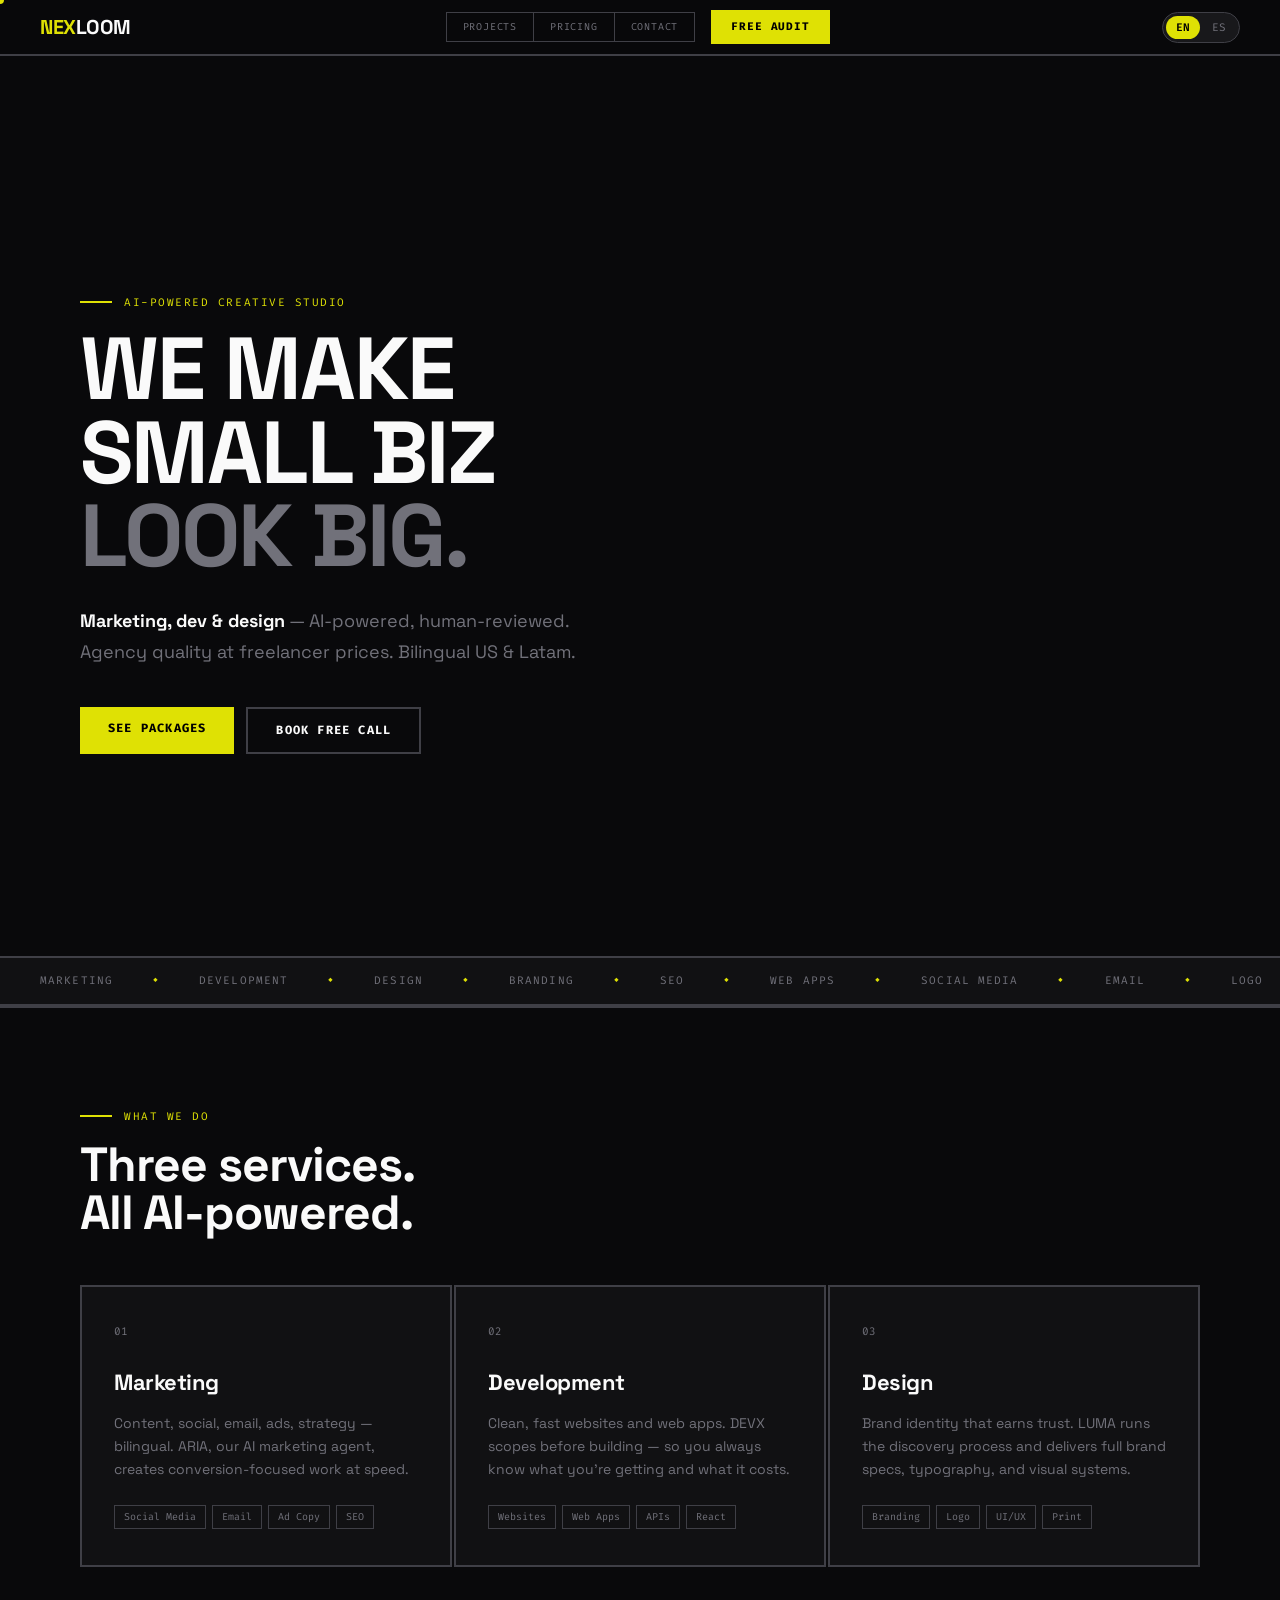
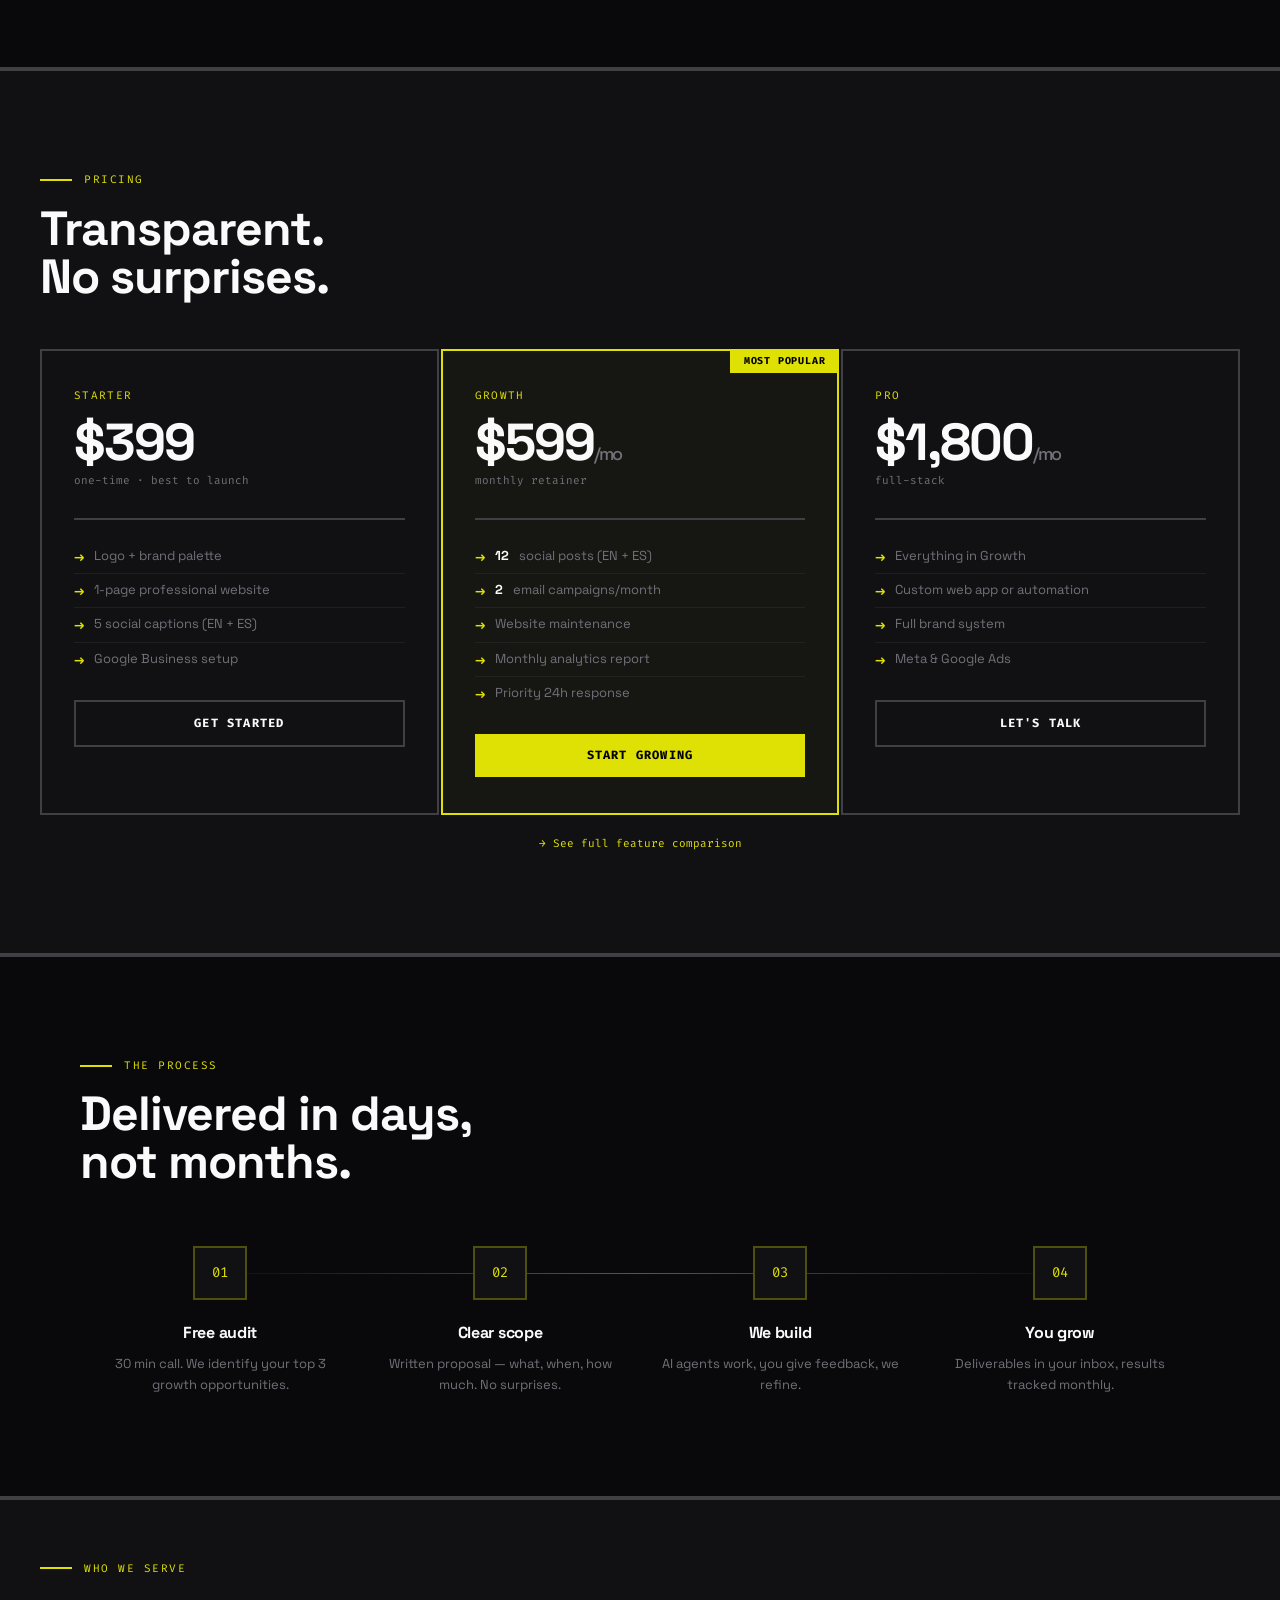
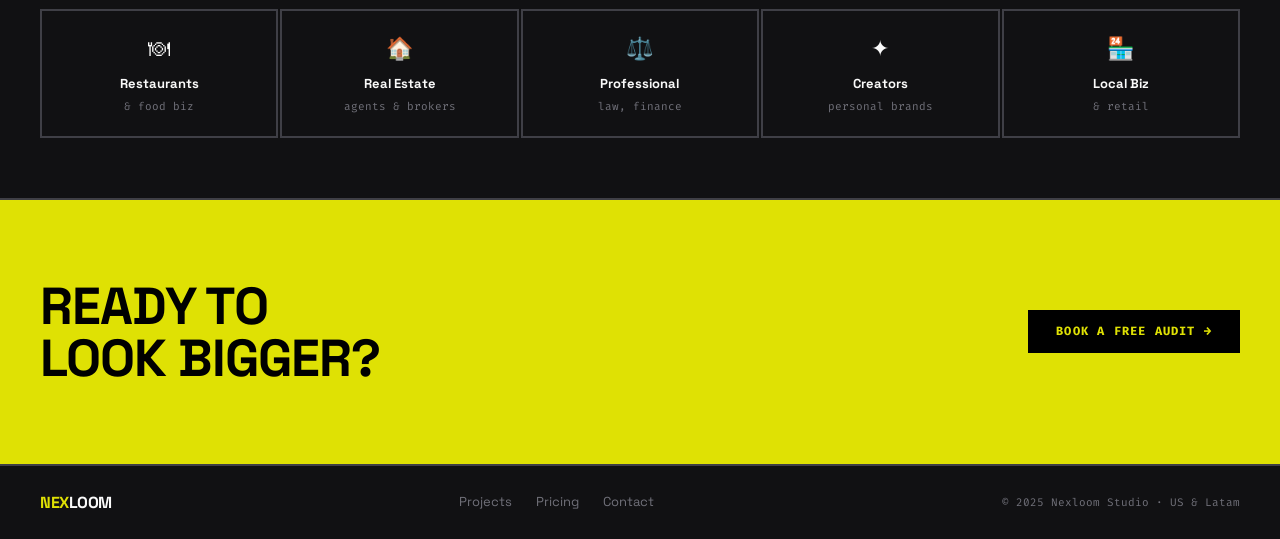
<file: index.html>
<!DOCTYPE html>
<html lang="en">
<head>
<meta charset="UTF-8">
<meta name="viewport" content="width=device-width, initial-scale=1.0">
<title>Nexloom Studio — AI-Powered Creative Agency</title>
<meta name="description" content="AI-powered marketing, development, and design for small businesses in the US and Latin America.">
<link rel="stylesheet" href="nexloom.css">
<style>
/* Page-specific styles only */
#hero { min-height: 100vh; display: flex; flex-direction: column; justify-content: center; padding: calc(var(--nav-h) + 60px) var(--page-pad) 80px; max-width: 1200px; margin: 0 auto; }
.services-grid { display: grid; grid-template-columns: repeat(3,1fr); gap: 2px; }
.service-card { background: var(--bg2); border: var(--bw) solid var(--border); padding: 36px 32px; transition: border-color 0.1s; cursor: default; position: relative; overflow: hidden; }
.service-card::after { content: ''; position: absolute; bottom: 0; left: 0; width: 0; height: 2px; background: var(--accent); transition: width 0.3s; }
.service-card:hover { border-color: rgba(223,225,4,0.3); }
.service-card:hover::after { width: 100%; }
.svc-num { font-family: var(--font-mono); font-size: 11px; color: var(--muted); margin-bottom: 24px; }
.svc-title { font-size: 22px; font-weight: 800; letter-spacing: -0.5px; margin-bottom: 12px; }
.svc-desc { font-size: 14px; color: var(--muted); line-height: 1.65; margin-bottom: 24px; }
.packages-grid { display: grid; grid-template-columns: repeat(3,1fr); gap: 2px; }
.pkg { background: var(--bg2); border: var(--bw) solid var(--border); padding: 36px 32px; position: relative; transition: border-color 0.1s; }
.pkg:hover { border-color: var(--muted); }
.pkg.featured { border-color: var(--accent); background: rgba(223,225,4,0.02); }
.pkg-badge { position: absolute; top: -2px; right: -2px; background: var(--accent); color: var(--accent-fg); font-family: var(--font-mono); font-size: 10px; font-weight: 700; padding: 4px 14px; letter-spacing: 0.08em; }
.pkg-tier { font-family: var(--font-mono); font-size: 11px; color: var(--accent); letter-spacing: 0.12em; text-transform: uppercase; margin-bottom: 12px; }
.pkg-price { font-size: 52px; font-weight: 800; letter-spacing: -2px; line-height: 1; margin-bottom: 4px; }
.pkg-price .per { font-size: 18px; font-weight: 500; color: var(--muted); }
.pkg-period { font-family: var(--font-mono); font-size: 11px; color: var(--muted); margin-bottom: 28px; }
.pkg-divider { height: 2px; background: var(--border); margin-bottom: 20px; }
.pkg-feat { display: flex; gap: 10px; font-size: 13px; color: var(--muted); padding: 7px 0; border-bottom: 1px solid rgba(63,63,70,0.3); line-height: 1.4; }
.pkg-feat:last-of-type { border-bottom: none; }
.pkg-feat::before { content: '→'; color: var(--accent); font-weight: 700; flex-shrink: 0; margin-top: 1px; }
.pkg-feat strong { color: var(--fg); }
.steps-grid { display: grid; grid-template-columns: repeat(4,1fr); gap: 0; position: relative; }
.steps-grid::before { content: ''; position: absolute; top: 27px; left: 10%; right: 10%; height: 1px; background: linear-gradient(90deg, transparent, rgba(223,225,4,0.4), transparent); }
.step { padding: 0 20px; text-align: center; }
.step-num { width: 54px; height: 54px; border: 2px solid rgba(223,225,4,0.3); display: flex; align-items: center; justify-content: center; font-family: var(--font-mono); font-size: 14px; color: var(--accent); margin: 0 auto 20px; background: var(--bg2); }
.step-title { font-size: 16px; font-weight: 800; letter-spacing: -0.3px; margin-bottom: 8px; }
.step-desc { font-size: 13px; color: var(--muted); line-height: 1.6; }
.niches-grid { display: grid; grid-template-columns: repeat(5,1fr); gap: 2px; }
.niche { background: var(--bg2); border: var(--bw) solid var(--border); padding: 20px 16px; text-align: center; transition: border-color 0.1s; }
.niche:hover { border-color: rgba(223,225,4,0.3); }
.niche-icon { font-size: 22px; margin-bottom: 8px; }
.niche-name { font-size: 13px; font-weight: 700; margin-bottom: 3px; }
.niche-sub { font-family: var(--font-mono); font-size: 11px; color: var(--muted); }
.markets-grid { display: grid; grid-template-columns: 1fr 1fr; gap: 2px; }
.bottom-cta { background: var(--accent); padding: 80px var(--page-pad); display: flex; align-items: center; justify-content: space-between; flex-wrap: wrap; gap: 24px; }
.cta-head { font-size: clamp(28px,5vw,52px); font-weight: 800; letter-spacing: -1px; line-height: 1; text-transform: uppercase; color: var(--accent-fg); }
section.pad { padding: 100px var(--page-pad); max-width: 1200px; margin: 0 auto; }
.section-divider { height: var(--bw); background: var(--border); }
@media(max-width:900px){ .services-grid,.packages-grid,.steps-grid,.niches-grid,.markets-grid{ grid-template-columns:1fr; } .steps-grid::before{display:none} }
</style>
</head>
<body>
<div id="nx-cursor" class="cursor"></div>

<!-- PUBLIC NAV -->
<nav class="pub-nav">
  <a href="index.html" class="nav-logo"><span class="nex">NEX</span><span class="loom">LOOM</span></a>
  <div class="pub-nav-links">
    <a href="portfolio.html" data-page="portfolio" data-en="Projects" data-es="Proyectos">Projects</a>
    <a href="pricing.html" data-page="pricing" data-en="Pricing" data-es="Precios">Pricing</a>
    <a href="contact.html" data-page="contact" data-en="Contact" data-es="Contacto">Contact</a>
    <a href="contact.html" class="nav-cta-btn" data-en="Free audit" data-es="Auditoría gratis">Free audit</a>
  </div>
  <div class="lang-toggle">
    <button data-lang="en" class="active">EN</button>
    <button data-lang="es">ES</button>
  </div>
</nav>

<!-- HERO -->
<section id="hero-section">
  <div id="hero">
    <p class="eyebrow fade-in" data-en="AI-POWERED CREATIVE STUDIO" data-es="ESTUDIO CREATIVO CON IA">AI-POWERED CREATIVE STUDIO</p>
    <h1 class="display-heading fade-in" style="transition-delay:0.1s" data-en="WE MAKE<br>SMALL BIZ<br><span class='dim'>LOOK BIG.</span>" data-es="HACEMOS QUE<br>LOS NEGOCIOS<br><span class='dim'>SE VEAN GRANDES.</span>">WE MAKE<br>SMALL BIZ<br><span class="dim">LOOK BIG.</span></h1>
    <p class="fade-in" style="font-size:18px;color:var(--muted);max-width:500px;line-height:1.7;margin:28px 0 40px;transition-delay:0.2s" data-en="<strong style='color:var(--fg)'>Marketing, dev & design</strong> — AI-powered, human-reviewed. Agency quality at freelancer prices. Bilingual US & Latam." data-es="<strong style='color:var(--fg)'>Marketing, desarrollo y diseño</strong> — IA con revisión humana. Calidad de agencia a precio de freelancer. Bilingüe."><strong style="color:var(--fg)">Marketing, dev & design</strong> — AI-powered, human-reviewed. Agency quality at freelancer prices. Bilingual US & Latam.</p>
    <div class="fade-in" style="display:flex;gap:12px;flex-wrap:wrap;transition-delay:0.3s">
      <a href="pricing.html" class="btn btn-primary" data-en="See packages" data-es="Ver paquetes">See packages</a>
      <a href="contact.html" class="btn btn-ghost" data-en="Book free call" data-es="Llamada gratis">Book free call</a>
    </div>
  </div>
  <div class="marquee-wrap">
    <div class="marquee-track">
      <div class="marquee-item">MARKETING <span class="dot">◆</span> DEVELOPMENT <span class="dot">◆</span> DESIGN <span class="dot">◆</span> BRANDING <span class="dot">◆</span> SEO <span class="dot">◆</span> WEB APPS <span class="dot">◆</span> SOCIAL MEDIA <span class="dot">◆</span> EMAIL <span class="dot">◆</span> LOGO <span class="dot">◆</span> UI/UX <span class="dot">◆</span> EN + ES <span class="dot">◆</span></div>
      <div class="marquee-item">MARKETING <span class="dot">◆</span> DEVELOPMENT <span class="dot">◆</span> DESIGN <span class="dot">◆</span> BRANDING <span class="dot">◆</span> SEO <span class="dot">◆</span> WEB APPS <span class="dot">◆</span> SOCIAL MEDIA <span class="dot">◆</span> EMAIL <span class="dot">◆</span> LOGO <span class="dot">◆</span> UI/UX <span class="dot">◆</span> EN + ES <span class="dot">◆</span></div>
    </div>
  </div>
</section>

<div class="section-divider"></div>

<!-- SERVICES -->
<section class="pad">
  <div class="eyebrow fade-in" data-en="WHAT WE DO" data-es="QUÉ HACEMOS">WHAT WE DO</div>
  <h2 class="section-heading fade-in" style="margin-bottom:48px" data-en="Three services.<br>All AI-powered." data-es="Tres servicios.<br>Todo con IA.">Three services.<br>All AI-powered.</h2>
  <div class="services-grid">
    <div class="service-card fade-in">
      <div class="svc-num">01</div>
      <h3 class="svc-title" data-en="Marketing" data-es="Marketing">Marketing</h3>
      <p class="svc-desc" data-en="Content, social, email, ads, strategy — bilingual. ARIA, our AI marketing agent, creates conversion-focused work at speed." data-es="Contenido, redes, email, anuncios — bilingüe. ARIA, nuestro agente de marketing IA, crea trabajo enfocado en conversiones.">Content, social, email, ads, strategy — bilingual. ARIA, our AI marketing agent, creates conversion-focused work at speed.</p>
      <div class="tag-row"><span class="tag">Social Media</span><span class="tag">Email</span><span class="tag">Ad Copy</span><span class="tag">SEO</span></div>
    </div>
    <div class="service-card fade-in" style="transition-delay:0.1s">
      <div class="svc-num">02</div>
      <h3 class="svc-title" data-en="Development" data-es="Desarrollo">Development</h3>
      <p class="svc-desc" data-en="Clean, fast websites and web apps. DEVX scopes before building — so you always know what you're getting and what it costs." data-es="Sitios web y apps rápidas y limpias. DEVX define el alcance antes de construir — para que siempre sepas qué recibirás y cuánto cuesta.">Clean, fast websites and web apps. DEVX scopes before building — so you always know what you're getting and what it costs.</p>
      <div class="tag-row"><span class="tag">Websites</span><span class="tag">Web Apps</span><span class="tag">APIs</span><span class="tag">React</span></div>
    </div>
    <div class="service-card fade-in" style="transition-delay:0.2s">
      <div class="svc-num">03</div>
      <h3 class="svc-title" data-en="Design" data-es="Diseño">Design</h3>
      <p class="svc-desc" data-en="Brand identity that earns trust. LUMA runs the discovery process and delivers full brand specs, typography, and visual systems." data-es="Identidad de marca que genera confianza. LUMA dirige el proceso y entrega especificaciones completas de marca, tipografía y sistemas visuales.">Brand identity that earns trust. LUMA runs the discovery process and delivers full brand specs, typography, and visual systems.</p>
      <div class="tag-row"><span class="tag">Branding</span><span class="tag">Logo</span><span class="tag">UI/UX</span><span class="tag">Print</span></div>
    </div>
  </div>
</section>

<div class="section-divider"></div>

<!-- PACKAGES -->
<section style="padding:100px var(--page-pad);background:var(--bg2);border-top:var(--bw) solid var(--border);border-bottom:var(--bw) solid var(--border)">
  <div style="max-width:1200px;margin:0 auto">
    <div class="eyebrow fade-in" data-en="PRICING" data-es="PRECIOS">PRICING</div>
    <h2 class="section-heading fade-in" style="margin-bottom:48px" data-en="Transparent.<br>No surprises." data-es="Transparente.<br>Sin sorpresas.">Transparent.<br>No surprises.</h2>
    <div class="packages-grid">
      <div class="pkg fade-in">
        <div class="pkg-tier" data-en="Starter" data-es="Inicio">Starter</div>
        <div class="pkg-price">$399</div>
        <div class="pkg-period" data-en="one-time · best to launch" data-es="único pago · para empezar">one-time · best to launch</div>
        <div class="pkg-divider"></div>
        <div class="pkg-feat" data-en="Logo + brand palette" data-es="Logo + paleta de marca">Logo + brand palette</div>
        <div class="pkg-feat" data-en="1-page professional website" data-es="Sitio web de 1 página">1-page professional website</div>
        <div class="pkg-feat" data-en="5 social captions (EN + ES)" data-es="5 publicaciones (EN + ES)">5 social captions (EN + ES)</div>
        <div class="pkg-feat" data-en="Google Business setup" data-es="Configuración Google Business">Google Business setup</div>
        <a href="contact.html" class="btn btn-ghost" style="display:block;text-align:center;margin-top:24px" data-en="Get started" data-es="Comenzar">Get started</a>
      </div>
      <div class="pkg featured fade-in" style="transition-delay:0.1s">
        <div class="pkg-badge" data-en="MOST POPULAR" data-es="MÁS POPULAR">MOST POPULAR</div>
        <div class="pkg-tier" data-en="Growth" data-es="Crecimiento">Growth</div>
        <div class="pkg-price">$599<span class="per">/mo</span></div>
        <div class="pkg-period" data-en="monthly retainer" data-es="retainer mensual">monthly retainer</div>
        <div class="pkg-divider"></div>
        <div class="pkg-feat" data-en="<strong>12</strong> social posts (EN + ES)" data-es="<strong>12</strong> publicaciones (EN + ES)"><strong>12</strong> social posts (EN + ES)</div>
        <div class="pkg-feat" data-en="<strong>2</strong> email campaigns/month" data-es="<strong>2</strong> campañas de email/mes"><strong>2</strong> email campaigns/month</div>
        <div class="pkg-feat" data-en="Website maintenance" data-es="Mantenimiento web">Website maintenance</div>
        <div class="pkg-feat" data-en="Monthly analytics report" data-es="Reporte mensual">Monthly analytics report</div>
        <div class="pkg-feat" data-en="Priority 24h response" data-es="Respuesta prioritaria 24h">Priority 24h response</div>
        <a href="contact.html" class="btn btn-primary" style="display:block;text-align:center;margin-top:24px" data-en="Start growing" data-es="Empezar a crecer">Start growing</a>
      </div>
      <div class="pkg fade-in" style="transition-delay:0.2s">
        <div class="pkg-tier">Pro</div>
        <div class="pkg-price">$1,800<span class="per">/mo</span></div>
        <div class="pkg-period" data-en="full-stack" data-es="full-stack">full-stack</div>
        <div class="pkg-divider"></div>
        <div class="pkg-feat" data-en="Everything in Growth" data-es="Todo lo de Crecimiento">Everything in Growth</div>
        <div class="pkg-feat" data-en="Custom web app or automation" data-es="App o automatización a medida">Custom web app or automation</div>
        <div class="pkg-feat" data-en="Full brand system" data-es="Sistema de marca completo">Full brand system</div>
        <div class="pkg-feat" data-en="Meta & Google Ads" data-es="Gestión Meta y Google Ads">Meta & Google Ads</div>
        <a href="contact.html" class="btn btn-ghost" style="display:block;text-align:center;margin-top:24px" data-en="Let's talk" data-es="Hablemos">Let's talk</a>
      </div>
    </div>
    <p style="text-align:center;margin-top:20px;font-family:var(--font-mono);font-size:11px;color:var(--muted)"><a href="pricing.html" style="color:var(--accent);text-decoration:none" data-en="→ See full feature comparison" data-es="→ Ver comparación completa">→ See full feature comparison</a></p>
  </div>
</section>

<div class="section-divider"></div>

<!-- HOW IT WORKS -->
<section class="pad">
  <div class="eyebrow fade-in" data-en="THE PROCESS" data-es="EL PROCESO">THE PROCESS</div>
  <h2 class="section-heading fade-in" style="margin-bottom:60px" data-en="Delivered in days,<br>not months." data-es="Entregado en días,<br>no meses.">Delivered in days,<br>not months.</h2>
  <div class="steps-grid">
    <div class="step fade-in"><div class="step-num">01</div><div class="step-title" data-en="Free audit" data-es="Auditoría gratis">Free audit</div><p class="step-desc" data-en="30 min call. We identify your top 3 growth opportunities." data-es="30 min. Identificamos tus 3 mejores oportunidades de crecimiento.">30 min call. We identify your top 3 growth opportunities.</p></div>
    <div class="step fade-in" style="transition-delay:0.1s"><div class="step-num">02</div><div class="step-title" data-en="Clear scope" data-es="Alcance claro">Clear scope</div><p class="step-desc" data-en="Written proposal — what, when, how much. No surprises." data-es="Propuesta escrita — qué, cuándo, cuánto. Sin sorpresas.">Written proposal — what, when, how much. No surprises.</p></div>
    <div class="step fade-in" style="transition-delay:0.2s"><div class="step-num">03</div><div class="step-title" data-en="We build" data-es="Construimos">We build</div><p class="step-desc" data-en="AI agents work, you give feedback, we refine." data-es="Los agentes trabajan, tú das feedback, refinamos.">AI agents work, you give feedback, we refine.</p></div>
    <div class="step fade-in" style="transition-delay:0.3s"><div class="step-num">04</div><div class="step-title" data-en="You grow" data-es="Creces">You grow</div><p class="step-desc" data-en="Deliverables in your inbox, results tracked monthly." data-es="Entregables en tu bandeja, resultados monitoreados mensualmente.">Deliverables in your inbox, results tracked monthly.</p></div>
  </div>
</section>

<div class="section-divider"></div>

<!-- NICHES -->
<section style="padding:60px var(--page-pad);background:var(--bg2);border-top:var(--bw) solid var(--border);border-bottom:var(--bw) solid var(--border)">
  <div style="max-width:1200px;margin:0 auto">
    <div class="eyebrow fade-in" data-en="WHO WE SERVE" data-es="A QUIÉN SERVIMOS">WHO WE SERVE</div>
    <div class="niches-grid" style="margin-top:32px">
      <div class="niche fade-in"><div class="niche-icon">🍽</div><div class="niche-name" data-en="Restaurants" data-es="Restaurantes">Restaurants</div><div class="niche-sub" data-en="& food biz" data-es="& negocios de comida">& food biz</div></div>
      <div class="niche fade-in" style="transition-delay:0.05s"><div class="niche-icon">🏠</div><div class="niche-name" data-en="Real Estate" data-es="Bienes Raíces">Real Estate</div><div class="niche-sub" data-en="agents & brokers" data-es="agentes y brokers">agents & brokers</div></div>
      <div class="niche fade-in" style="transition-delay:0.1s"><div class="niche-icon">⚖️</div><div class="niche-name" data-en="Professional" data-es="Profesionales">Professional</div><div class="niche-sub" data-en="law, finance" data-es="ley, finanzas">law, finance</div></div>
      <div class="niche fade-in" style="transition-delay:0.15s"><div class="niche-icon">✦</div><div class="niche-name" data-en="Creators" data-es="Creadores">Creators</div><div class="niche-sub" data-en="personal brands" data-es="marcas personales">personal brands</div></div>
      <div class="niche fade-in" style="transition-delay:0.2s"><div class="niche-icon">🏪</div><div class="niche-name" data-en="Local Biz" data-es="Negocios Locales">Local Biz</div><div class="niche-sub" data-en="& retail" data-es="& retail">& retail</div></div>
    </div>
  </div>
</section>

<!-- BOTTOM CTA -->
<div class="bottom-cta">
  <div class="cta-head" data-en="READY TO<br>LOOK BIGGER?" data-es="¿LISTO PARA<br>VERTE MÁS GRANDE?">READY TO<br>LOOK BIGGER?</div>
  <a href="contact.html" class="btn" style="background:var(--accent-fg);color:var(--accent)" data-en="Book a free audit →" data-es="Reservar auditoría gratis →">Book a free audit →</a>
</div>

<!-- FOOTER -->
<footer style="border-top:var(--bw) solid var(--border);padding:24px var(--page-pad);display:flex;align-items:center;justify-content:space-between;flex-wrap:wrap;gap:16px;background:var(--bg2)">
  <a href="index.html" class="nav-logo" style="font-size:16px"><span class="nex">NEX</span><span class="loom">LOOM</span></a>
  <div style="display:flex;gap:24px">
    <a href="portfolio.html" style="font-size:13px;color:var(--muted);text-decoration:none" data-en="Projects" data-es="Proyectos">Projects</a>
    <a href="pricing.html" style="font-size:13px;color:var(--muted);text-decoration:none" data-en="Pricing" data-es="Precios">Pricing</a>
    <a href="contact.html" style="font-size:13px;color:var(--muted);text-decoration:none" data-en="Contact" data-es="Contacto">Contact</a>

  </div>
  <p style="font-family:var(--font-mono);font-size:11px;color:var(--muted)">© 2025 Nexloom Studio · US & Latam</p>
</footer>

<script src="nexloom.js"></script>
</body>
</html>
</file>
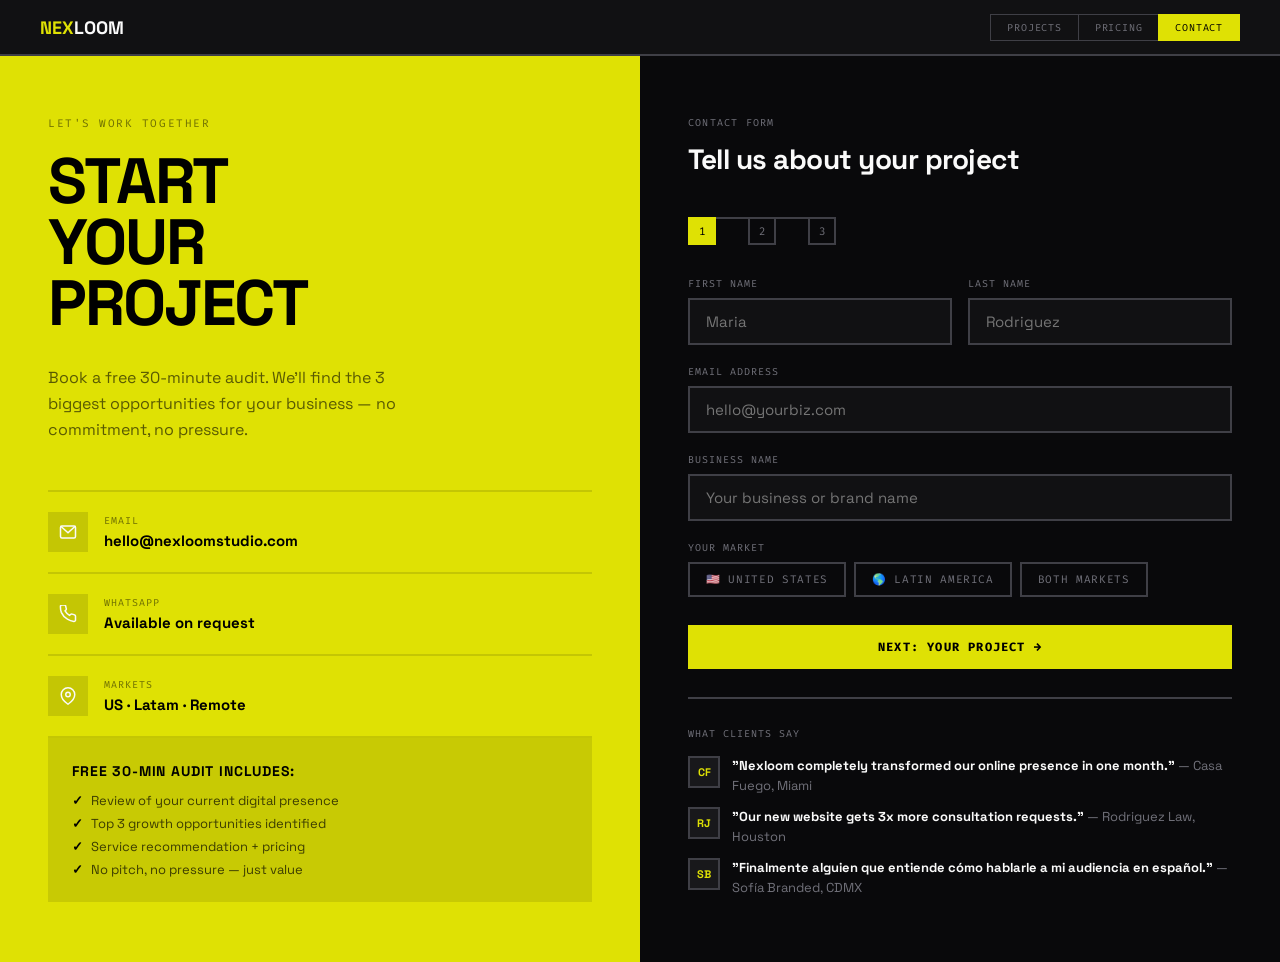
<file: contact.html>
<!DOCTYPE html>
<html lang="en">
<head>
<meta charset="UTF-8">
<meta name="viewport" content="width=device-width, initial-scale=1.0">
<title>Nexloom Studio — Contact</title>
<link href="https://fonts.googleapis.com/css2?family=Space+Grotesk:wght@400;500;600;700;800&family=Fira+Code:wght@400;500&display=swap" rel="stylesheet">
<style>
:root{--bg:#09090B;--bg2:#111113;--bg3:#18181B;--accent:#DFE104;--accent-fg:#000000;--fg:#FAFAFA;--muted:#71717A;--border:#3F3F46;--green:#22C55E;}
*,*::before,*::after{box-sizing:border-box;margin:0;padding:0}
body{background:var(--bg);color:var(--fg);font-family:'Space Grotesk',sans-serif;min-height:100vh}
nav{display:flex;align-items:center;justify-content:space-between;padding:0 40px;height:56px;border-bottom:2px solid var(--border);background:var(--bg2)}
.nav-logo{font-size:18px;font-weight:800;text-decoration:none}.logo-nex{color:var(--accent)}.logo-loom{color:var(--fg)}
.page-nav{display:flex}
.page-nav a{font-family:'Fira Code',monospace;font-size:10px;letter-spacing:0.08em;text-transform:uppercase;color:var(--muted);text-decoration:none;padding:6px 16px;border:1px solid var(--border);margin-left:-1px;transition:all 0.1s}
.page-nav a:hover{color:var(--accent);border-color:var(--accent)}
.page-nav a.active{color:var(--accent-fg);background:var(--accent);border-color:var(--accent)}

.page-wrap{display:grid;grid-template-columns:1fr 1fr;min-height:calc(100vh - 56px)}

/* LEFT PANEL */
.left-panel{background:var(--accent);padding:60px 48px;display:flex;flex-direction:column;justify-content:space-between}
.left-eyebrow{font-family:'Fira Code',monospace;font-size:11px;color:rgba(0,0,0,0.5);letter-spacing:0.14em;text-transform:uppercase;margin-bottom:20px}
.left-headline{font-size:clamp(48px,5vw,72px);font-weight:800;letter-spacing:-2px;line-height:0.95;color:var(--accent-fg);text-transform:uppercase;margin-bottom:32px}
.left-sub{font-size:16px;color:rgba(0,0,0,0.6);line-height:1.6;max-width:380px;margin-bottom:48px}
.contact-methods{display:flex;flex-direction:column;gap:0}
.contact-method{display:flex;align-items:center;gap:16px;padding:20px 0;border-top:2px solid rgba(0,0,0,0.12)}
.contact-method:last-child{border-bottom:2px solid rgba(0,0,0,0.12)}
.method-label{font-family:'Fira Code',monospace;font-size:10px;color:rgba(0,0,0,0.5);letter-spacing:0.1em;text-transform:uppercase;margin-bottom:4px}
.method-val{font-size:15px;font-weight:700;color:var(--accent-fg)}
.method-icon{width:40px;height:40px;background:rgba(0,0,0,0.12);display:flex;align-items:center;justify-content:center;flex-shrink:0}
.method-icon svg{width:18px;height:18px}
.audit-box{background:rgba(0,0,0,0.1);padding:24px;margin-top:auto}
.audit-title{font-size:14px;font-weight:800;text-transform:uppercase;letter-spacing:0.06em;color:var(--accent-fg);margin-bottom:8px}
.audit-desc{font-size:13px;color:rgba(0,0,0,0.55);line-height:1.5}
.audit-list{margin-top:12px;display:flex;flex-direction:column;gap:6px}
.audit-item{font-size:13px;color:rgba(0,0,0,0.7);display:flex;gap:8px}
.audit-item::before{content:'✓';color:var(--accent-fg);font-weight:800;flex-shrink:0}

/* RIGHT PANEL — FORM */
.right-panel{background:var(--bg);padding:60px 48px;overflow-y:auto}
.form-header{margin-bottom:40px}
.form-eyebrow{font-family:'Fira Code',monospace;font-size:10px;color:var(--muted);letter-spacing:0.12em;text-transform:uppercase;margin-bottom:12px}
.form-title{font-size:28px;font-weight:800;letter-spacing:-0.5px}

/* STEP INDICATOR */
.steps{display:flex;gap:0;margin-bottom:36px}
.step-dot{display:flex;align-items:center}
.step-circle{width:28px;height:28px;border:2px solid var(--border);display:flex;align-items:center;justify-content:center;font-family:'Fira Code',monospace;font-size:11px;color:var(--muted);transition:all 0.2s}
.step-circle.active{background:var(--accent);border-color:var(--accent);color:var(--accent-fg)}
.step-circle.done{background:var(--bg3);border-color:var(--muted);color:var(--muted)}
.step-line{width:32px;height:2px;background:var(--border)}

/* FORM PANELS */
.form-step{display:none}
.form-step.active{display:block}

label{display:block;font-family:'Fira Code',monospace;font-size:10px;color:var(--muted);letter-spacing:0.1em;text-transform:uppercase;margin-bottom:8px}
input[type=text], input[type=email], input[type=tel], textarea, select{
  width:100%;background:var(--bg2);border:2px solid var(--border);padding:12px 16px;color:var(--fg);font-family:'Space Grotesk',sans-serif;font-size:15px;outline:none;transition:border-color 0.1s;appearance:none;margin-bottom:20px}
input:focus,textarea:focus,select:focus{border-color:var(--accent)}
textarea{min-height:100px;resize:vertical}
select option{background:var(--bg2)}

/* SELECT CHIPS */
.chip-group{display:flex;flex-wrap:wrap;gap:8px;margin-bottom:20px}
.chip{border:2px solid var(--border);padding:8px 16px;font-family:'Fira Code',monospace;font-size:11px;letter-spacing:0.06em;text-transform:uppercase;color:var(--muted);cursor:pointer;transition:all 0.1s;user-select:none}
.chip:hover{border-color:var(--muted);color:var(--fg)}
.chip.selected{border-color:var(--accent);color:var(--accent-fg);background:var(--accent)}

.form-row-2{display:grid;grid-template-columns:1fr 1fr;gap:16px}

.btn-next{background:var(--accent);color:var(--accent-fg);border:none;padding:14px 32px;font-family:'Fira Code',monospace;font-size:12px;font-weight:700;letter-spacing:0.1em;text-transform:uppercase;cursor:pointer;width:100%;transition:opacity 0.1s;margin-top:8px}
.btn-next:hover{opacity:0.88}
.btn-back{background:none;border:2px solid var(--border);color:var(--muted);padding:12px 24px;font-family:'Fira Code',monospace;font-size:11px;letter-spacing:0.08em;text-transform:uppercase;cursor:pointer;transition:all 0.1s;margin-bottom:12px}
.btn-back:hover{border-color:var(--muted);color:var(--fg)}

/* SUCCESS */
.success-state{display:none;text-align:center;padding:40px 0}
.success-mark{width:64px;height:64px;background:var(--accent);display:flex;align-items:center;justify-content:center;font-size:28px;font-weight:800;color:var(--accent-fg);margin:0 auto 24px}
.success-title{font-size:28px;font-weight:800;letter-spacing:-0.5px;margin-bottom:12px;text-transform:uppercase}
.success-sub{font-size:15px;color:var(--muted);line-height:1.6;max-width:320px;margin:0 auto}

/* SOCIAL PROOF STRIP */
.proof-strip{border-top:2px solid var(--border);padding-top:28px;margin-top:28px}
.proof-label{font-family:'Fira Code',monospace;font-size:10px;color:var(--muted);letter-spacing:0.1em;text-transform:uppercase;margin-bottom:16px}
.proof-items{display:flex;flex-direction:column;gap:12px}
.proof-item{display:flex;gap:12px;align-items:flex-start}
.proof-avatar{width:32px;height:32px;background:var(--bg3);border:2px solid var(--border);display:flex;align-items:center;justify-content:center;font-size:11px;font-weight:800;color:var(--accent);flex-shrink:0}
.proof-text{font-size:13px;color:var(--muted);line-height:1.5}
.proof-text strong{color:var(--fg)}
</style>
</head>
<body>

<nav>
  <a href="index.html" class="nav-logo"><span class="logo-nex">NEX</span><span class="logo-loom">LOOM</span></a>
  <div class="page-nav">
    
    <a href="portfolio.html">Projects</a>
    <a href="pricing.html">Pricing</a>
    <a href="contact.html" class="active">Contact</a>
  </div>
</nav>

<div class="page-wrap">

  <!-- LEFT -->
  <div class="left-panel">
    <div>
      <div class="left-eyebrow">Let's work together</div>
      <h1 class="left-headline">START<br>YOUR<br>PROJECT</h1>
      <p class="left-sub">Book a free 30-minute audit. We'll find the 3 biggest opportunities for your business — no commitment, no pressure.</p>
      <div class="contact-methods">
        <div class="contact-method">
          <div class="method-icon"><svg viewBox="0 0 24 24" fill="none" stroke="currentColor" stroke-width="2"><rect x="2" y="4" width="20" height="16" rx="2"/><path d="M2 4l10 9 10-9"/></svg></div>
          <div><div class="method-label">Email</div><div class="method-val">hello@nexloomstudio.com</div></div>
        </div>
        <div class="contact-method">
          <div class="method-icon"><svg viewBox="0 0 24 24" fill="none" stroke="currentColor" stroke-width="2"><path d="M22 16.92v3a2 2 0 01-2.18 2 19.79 19.79 0 01-8.63-3.07A19.5 19.5 0 013.07 9.8 19.79 19.79 0 012 1.18 2 2 0 014 0h3a2 2 0 012 1.72c.127.96.361 1.903.7 2.81a2 2 0 01-.45 2.11L8.09 7.91a16 16 0 006 6l1.27-1.27a2 2 0 012.11-.45c.907.339 1.85.573 2.81.7A2 2 0 0122 14.92z"/></svg></div>
          <div><div class="method-label">WhatsApp</div><div class="method-val">Available on request</div></div>
        </div>
        <div class="contact-method">
          <div class="method-icon"><svg viewBox="0 0 24 24" fill="none" stroke="currentColor" stroke-width="2"><path d="M21 10c0 7-9 13-9 13s-9-6-9-13a9 9 0 0118 0z"/><circle cx="12" cy="10" r="3"/></svg></div>
          <div><div class="method-label">Markets</div><div class="method-val">US · Latam · Remote</div></div>
        </div>
      </div>
    </div>
    <div class="audit-box">
      <div class="audit-title">Free 30-min audit includes:</div>
      <div class="audit-list">
        <div class="audit-item">Review of your current digital presence</div>
        <div class="audit-item">Top 3 growth opportunities identified</div>
        <div class="audit-item">Service recommendation + pricing</div>
        <div class="audit-item">No pitch, no pressure — just value</div>
      </div>
    </div>
  </div>

  <!-- RIGHT — FORM -->
  <div class="right-panel">
    <div class="form-header">
      <div class="form-eyebrow">Contact form</div>
      <div class="form-title">Tell us about your project</div>
    </div>

    <!-- STEPS -->
    <div class="steps" style="margin-bottom:32px">
      <div class="step-dot"><div class="step-circle active" id="s1">1</div></div>
      <div class="step-line"></div>
      <div class="step-dot"><div class="step-circle" id="s2">2</div></div>
      <div class="step-line"></div>
      <div class="step-dot"><div class="step-circle" id="s3">3</div></div>
    </div>

    <form id="contact-form" onsubmit="submitForm(event)">

      <!-- STEP 1: Who are you -->
      <div class="form-step active" id="step-1">
        <div class="form-row-2">
          <div>
            <label for="fname">First name</label>
            <input type="text" id="fname" placeholder="Maria" required>
          </div>
          <div>
            <label for="lname">Last name</label>
            <input type="text" id="lname" placeholder="Rodriguez" required>
          </div>
        </div>
        <label for="email">Email address</label>
        <input type="email" id="email" placeholder="hello@yourbiz.com" required>
        <label for="biz">Business name</label>
        <input type="text" id="biz" placeholder="Your business or brand name" required>
        <label>Your market</label>
        <div class="chip-group" id="market-chips">
          <div class="chip" onclick="selectChip(this,'market')">🇺🇸 United States</div>
          <div class="chip" onclick="selectChip(this,'market')">🌎 Latin America</div>
          <div class="chip" onclick="selectChip(this,'market')">Both markets</div>
        </div>
        <button type="button" class="btn-next" onclick="nextStep(2)">Next: Your project →</button>
      </div>

      <!-- STEP 2: Project details -->
      <div class="form-step" id="step-2">
        <label>Services you need</label>
        <div class="chip-group" id="service-chips">
          <div class="chip" onclick="selectChip(this,'service')">Marketing</div>
          <div class="chip" onclick="selectChip(this,'service')">Development</div>
          <div class="chip" onclick="selectChip(this,'service')">Design</div>
          <div class="chip" onclick="selectChip(this,'service')">All three</div>
          <div class="chip" onclick="selectChip(this,'service')">Not sure yet</div>
        </div>
        <label>Industry</label>
        <div class="chip-group" id="industry-chips">
          <div class="chip" onclick="selectChip(this,'industry')">Restaurant / Food</div>
          <div class="chip" onclick="selectChip(this,'industry')">Real Estate</div>
          <div class="chip" onclick="selectChip(this,'industry')">Professional Services</div>
          <div class="chip" onclick="selectChip(this,'industry')">Creator / Personal Brand</div>
          <div class="chip" onclick="selectChip(this,'industry')">Retail / Local Biz</div>
          <div class="chip" onclick="selectChip(this,'industry')">Other</div>
        </div>
        <label>Preferred package</label>
        <select id="pkg-select">
          <option value="">I'm not sure yet</option>
          <option>Starter — $399 one-time</option>
          <option>Growth — $599/month</option>
          <option>Pro — $1,800/month</option>
          <option>Custom scope</option>
        </select>
        <button type="button" class="btn-back" onclick="nextStep(1)">← Back</button>
        <button type="button" class="btn-next" onclick="nextStep(3)">Next: Tell us more →</button>
      </div>

      <!-- STEP 3: Message -->
      <div class="form-step" id="step-3">
        <label for="message">What's the problem you're trying to solve?</label>
        <textarea id="message" placeholder="e.g. We have a great restaurant but no online presence. We want to attract more customers from our local area and offer a way to book online..." required></textarea>
        <label>Timeline</label>
        <div class="chip-group" id="timeline-chips">
          <div class="chip" onclick="selectChip(this,'timeline')">ASAP</div>
          <div class="chip" onclick="selectChip(this,'timeline')">Within 1 month</div>
          <div class="chip" onclick="selectChip(this,'timeline')">1–3 months</div>
          <div class="chip" onclick="selectChip(this,'timeline')">Exploring options</div>
        </div>
        <label>Preferred language</label>
        <div class="chip-group" id="lang-chips">
          <div class="chip selected" onclick="selectChip(this,'lang')">English</div>
          <div class="chip" onclick="selectChip(this,'lang')">Español</div>
          <div class="chip" onclick="selectChip(this,'lang')">Both</div>
        </div>
        <button type="button" class="btn-back" onclick="nextStep(2)">← Back</button>
        <button type="submit" class="btn-next">Send message →</button>
      </div>

    </form>

    <!-- SUCCESS STATE -->
    <div class="success-state" id="success">
      <div class="success-mark">✓</div>
      <div class="success-title">Message sent!</div>
      <p class="success-sub">We'll review your project and reach out within 24 hours to schedule your free audit call.</p>
    </div>

    <!-- SOCIAL PROOF -->
    <div class="proof-strip">
      <div class="proof-label">What clients say</div>
      <div class="proof-items">
        <div class="proof-item">
          <div class="proof-avatar">CF</div>
          <div class="proof-text"><strong>"Nexloom completely transformed our online presence in one month."</strong> — Casa Fuego, Miami</div>
        </div>
        <div class="proof-item">
          <div class="proof-avatar">RJ</div>
          <div class="proof-text"><strong>"Our new website gets 3x more consultation requests."</strong> — Rodriguez Law, Houston</div>
        </div>
        <div class="proof-item">
          <div class="proof-avatar">SB</div>
          <div class="proof-text"><strong>"Finalmente alguien que entiende cómo hablarle a mi audiencia en español."</strong> — Sofía Branded, CDMX</div>
        </div>
      </div>
    </div>

  </div>
</div>

<script>
function selectChip(el, group) {
  // For service + market: allow multiple; for others single
  const multi = ['service','industry'].includes(group);
  if(!multi) {
    document.querySelectorAll(`#${group}-chips .chip`).forEach(c=>c.classList.remove('selected'));
  }
  el.classList.toggle('selected');
}

function nextStep(n) {
  document.querySelectorAll('.form-step').forEach(s=>s.classList.remove('active'));
  document.getElementById('step-'+n).classList.add('active');
  [1,2,3].forEach(i=>{
    const c=document.getElementById('s'+i);
    c.classList.remove('active','done');
    if(i<n) c.classList.add('done');
    if(i===n) c.classList.add('active');
  });
}

function submitForm(e) {
  e.preventDefault();
  document.getElementById('contact-form').style.display='none';
  document.getElementById('success').style.display='block';
  document.querySelectorAll('.steps, .form-header').forEach(el=>el.style.display='none');
}
</script>
</body>
</html>
</file>
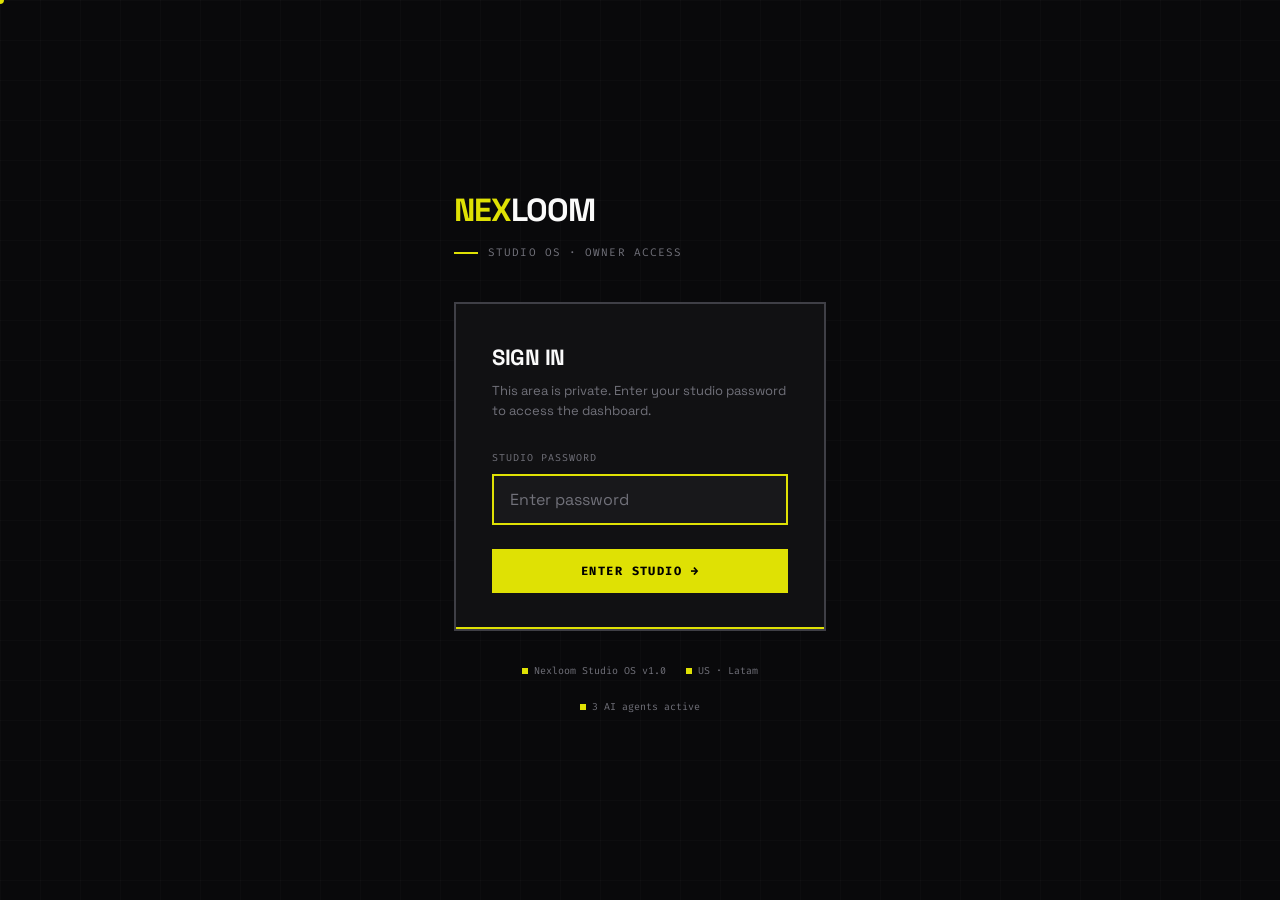
<file: dashboard.html>
<!DOCTYPE html>
<html lang="en">
<head>
<meta charset="UTF-8">
<meta name="viewport" content="width=device-width, initial-scale=1.0">
<title>Nexloom Studio — Dashboard</title>
<link href="https://fonts.googleapis.com/css2?family=Space+Grotesk:wght@400;500;600;700;800&family=Fira+Code:wght@400;500&display=swap" rel="stylesheet">
<style>
:root {
  --bg: #09090B; --bg2: #111113; --bg3: #18181B;
  --accent: #DFE104; --accent-fg: #000000;
  --fg: #FAFAFA; --muted: #71717A; --border: #3F3F46;
  --green: #22C55E; --red: #EF4444; --blue: #3B82F6;
  --radius: 0px; --bw: 2px;
}
*,*::before,*::after{box-sizing:border-box;margin:0;padding:0}
body{background:var(--bg);color:var(--fg);font-family:'Space Grotesk',sans-serif;min-height:100vh;display:flex}

/* SIDEBAR */
.sidebar{width:220px;min-height:100vh;background:var(--bg2);border-right:var(--bw) solid var(--border);flex-shrink:0;display:flex;flex-direction:column}
.sidebar-logo{padding:24px 20px;border-bottom:var(--bw) solid var(--border)}
.logo-text{font-size:20px;font-weight:800;letter-spacing:-0.5px}
.logo-nex{color:var(--accent)}
.logo-loom{color:var(--fg)}
.sidebar-nav{padding:16px 0;flex:1}
.nav-label{font-family:'Fira Code',monospace;font-size:10px;color:var(--muted);letter-spacing:0.12em;padding:8px 20px 4px;text-transform:uppercase}
.nav-item{display:flex;align-items:center;gap:10px;padding:10px 20px;font-size:13px;font-weight:500;color:var(--muted);cursor:pointer;border-left:2px solid transparent;transition:all 0.1s;text-decoration:none}
.nav-item:hover{color:var(--fg);background:var(--bg3)}
.nav-item.active{color:var(--accent);border-left-color:var(--accent);background:rgba(223,225,4,0.06)}
.nav-item svg{width:16px;height:16px;flex-shrink:0}
.sidebar-footer{padding:16px 20px;border-top:var(--bw) solid var(--border)}
.avatar{display:flex;align-items:center;gap:10px}
.avatar-circle{width:32px;height:32px;background:var(--accent);display:flex;align-items:center;justify-content:center;font-size:12px;font-weight:800;color:var(--accent-fg)}
.avatar-name{font-size:13px;font-weight:600}
.avatar-role{font-size:11px;color:var(--muted);font-family:'Fira Code',monospace}

/* MAIN */
.main{flex:1;display:flex;flex-direction:column;overflow:hidden}
.topbar{height:56px;border-bottom:var(--bw) solid var(--border);display:flex;align-items:center;justify-content:space-between;padding:0 28px;background:var(--bg2);flex-shrink:0}
.topbar-title{font-size:13px;font-weight:700;text-transform:uppercase;letter-spacing:0.1em;color:var(--muted)}
.topbar-right{display:flex;align-items:center;gap:16px}
.badge-live{background:var(--green);color:#000;font-family:'Fira Code',monospace;font-size:10px;font-weight:700;padding:3px 10px;letter-spacing:0.08em}
.date{font-family:'Fira Code',monospace;font-size:11px;color:var(--muted)}

.content{flex:1;overflow-y:auto;padding:28px}

/* KPI STRIP */
.kpi-grid{display:grid;grid-template-columns:repeat(4,1fr);gap:2px;margin-bottom:24px}
.kpi{background:var(--bg2);border:var(--bw) solid var(--border);padding:20px 22px;position:relative;overflow:hidden}
.kpi::after{content:'';position:absolute;bottom:0;left:0;width:40%;height:2px;background:var(--accent)}
.kpi-label{font-family:'Fira Code',monospace;font-size:10px;color:var(--muted);letter-spacing:0.1em;text-transform:uppercase;margin-bottom:10px}
.kpi-val{font-size:32px;font-weight:800;letter-spacing:-1px;line-height:1}
.kpi-val.up{color:var(--fg)}
.kpi-change{font-family:'Fira Code',monospace;font-size:11px;margin-top:6px}
.kpi-change.pos{color:var(--green)}
.kpi-change.neg{color:var(--red)}

/* GRID LAYOUT */
.dash-grid{display:grid;grid-template-columns:2fr 1fr;gap:2px;margin-bottom:2px}
.panel{background:var(--bg2);border:var(--bw) solid var(--border);padding:22px}
.panel-header{display:flex;align-items:center;justify-content:space-between;margin-bottom:18px}
.panel-title{font-size:11px;font-weight:700;text-transform:uppercase;letter-spacing:0.12em;color:var(--muted)}
.panel-action{font-family:'Fira Code',monospace;font-size:10px;color:var(--accent);cursor:pointer;border:1px solid var(--accent);padding:3px 10px;letter-spacing:0.06em}

/* CHART BARS */
.chart-bars{display:flex;align-items:flex-end;gap:8px;height:120px;padding-top:8px}
.bar-group{flex:1;display:flex;flex-direction:column;align-items:center;gap:4px}
.bar-wrap{flex:1;display:flex;align-items:flex-end;width:100%;gap:3px}
.bar{flex:1;transition:opacity 0.2s;cursor:pointer}
.bar:hover{opacity:0.8}
.bar.marketing{background:var(--accent)}
.bar.dev{background:var(--blue)}
.bar.design{background:var(--muted)}
.bar-label{font-family:'Fira Code',monospace;font-size:9px;color:var(--muted);margin-top:4px}

/* CHART LEGEND */
.chart-legend{display:flex;gap:16px;margin-top:12px}
.legend-item{display:flex;align-items:center;gap:6px;font-family:'Fira Code',monospace;font-size:10px;color:var(--muted)}
.legend-dot{width:8px;height:8px;flex-shrink:0}

/* CLIENT TABLE */
.client-table{width:100%;border-collapse:collapse}
.client-table th{font-family:'Fira Code',monospace;font-size:10px;color:var(--muted);letter-spacing:0.1em;text-transform:uppercase;padding:0 0 10px;text-align:left;border-bottom:1px solid var(--border)}
.client-table td{padding:12px 0;border-bottom:1px solid rgba(63,63,70,0.4);font-size:13px;vertical-align:middle}
.client-table tr:last-child td{border-bottom:none}
.client-table tr:hover td{background:rgba(223,225,4,0.03)}
.status-pill{font-family:'Fira Code',monospace;font-size:10px;padding:3px 8px;font-weight:500}
.status-pill.active{background:rgba(34,197,94,0.15);color:var(--green)}
.status-pill.pending{background:rgba(223,225,4,0.12);color:var(--accent)}
.status-pill.review{background:rgba(59,130,246,0.15);color:var(--blue)}
.client-name{font-weight:600;font-size:13px}
.client-type{font-family:'Fira Code',monospace;font-size:10px;color:var(--muted);margin-top:2px}

/* ACTIVITY FEED */
.activity-item{display:flex;gap:12px;padding:10px 0;border-bottom:1px solid rgba(63,63,70,0.4)}
.activity-item:last-child{border-bottom:none}
.activity-dot{width:8px;height:8px;margin-top:4px;flex-shrink:0}
.activity-dot.marketing{background:var(--accent)}
.activity-dot.dev{background:var(--blue)}
.activity-dot.design{background:var(--muted)}
.activity-text{font-size:12px;color:var(--muted);line-height:1.5}
.activity-text strong{color:var(--fg);font-weight:600}
.activity-time{font-family:'Fira Code',monospace;font-size:10px;color:var(--muted);margin-top:2px}

/* BOTTOM GRID */
.bottom-grid{display:grid;grid-template-columns:1fr 1fr 1fr;gap:2px}

/* REVENUE SPARKLINE */
.sparkline{display:flex;align-items:flex-end;gap:3px;height:48px}
.spark-bar{flex:1;background:var(--accent);opacity:0.7;transition:opacity 0.2s}
.spark-bar:hover{opacity:1}
.spark-bar.current{opacity:1;position:relative}

/* MARKET PILLS */
.market-row{display:flex;justify-content:space-between;align-items:center;padding:8px 0;border-bottom:1px solid rgba(63,63,70,0.3)}
.market-row:last-child{border-bottom:none}
.market-name{font-size:12px;font-weight:600}
.market-bar-wrap{flex:1;margin:0 12px;height:4px;background:var(--bg3)}
.market-fill{height:100%;background:var(--accent)}
.market-pct{font-family:'Fira Code',monospace;font-size:11px;color:var(--accent)}

/* NAV LINKS (reuse for all pages) */
.page-nav{display:flex;gap:0}
.page-nav a{font-family:'Fira Code',monospace;font-size:10px;letter-spacing:0.08em;text-transform:uppercase;color:var(--muted);text-decoration:none;padding:6px 14px;border:1px solid var(--border);margin-left:-1px;transition:all 0.1s}
.page-nav a:hover{color:var(--accent);border-color:var(--accent)}
.page-nav a.active{color:var(--accent-fg);background:var(--accent);border-color:var(--accent)}
</style>
</head>
<body>

<!-- SIDEBAR -->
<aside class="sidebar">
  <div class="sidebar-logo">
    <div class="logo-text"><span class="logo-nex">NEX</span><span class="logo-loom">LOOM</span></div>
    <div style="font-family:'Fira Code',monospace;font-size:10px;color:var(--muted);margin-top:4px;letter-spacing:0.08em">STUDIO OS v1.0</div>
  </div>
  <nav class="sidebar-nav">
    <div class="nav-label">Main</div>
    <a href="dashboard.html" class="nav-item active">
      <svg viewBox="0 0 16 16" fill="none"><rect x="1" y="1" width="6" height="6" stroke="currentColor" stroke-width="1.5"/><rect x="9" y="1" width="6" height="6" stroke="currentColor" stroke-width="1.5"/><rect x="1" y="9" width="6" height="6" stroke="currentColor" stroke-width="1.5"/><rect x="9" y="9" width="6" height="6" stroke="currentColor" stroke-width="1.5"/></svg>
      Dashboard
    </a>
    <a href="portfolio.html" class="nav-item">
      <svg viewBox="0 0 16 16" fill="none"><rect x="1" y="3" width="14" height="10" stroke="currentColor" stroke-width="1.5"/><path d="M5 3V2h6v1" stroke="currentColor" stroke-width="1.5"/></svg>
      Projects
    </a>
    <a href="pricing.html" class="nav-item">
      <svg viewBox="0 0 16 16" fill="none"><circle cx="8" cy="8" r="7" stroke="currentColor" stroke-width="1.5"/><path d="M8 4v8M6 6h3.5a1.5 1.5 0 010 3H6" stroke="currentColor" stroke-width="1.5" stroke-linecap="round"/></svg>
      Pricing
    </a>
    <a href="contact.html" class="nav-item">
      <svg viewBox="0 0 16 16" fill="none"><rect x="1" y="3" width="14" height="10" stroke="currentColor" stroke-width="1.5"/><path d="M1 3l7 6 7-6" stroke="currentColor" stroke-width="1.5"/></svg>
      Contact
    </a>
    <div class="nav-label" style="margin-top:8px">Agents</div>
    <a href="#" class="nav-item">
      <svg viewBox="0 0 16 16" fill="none"><circle cx="8" cy="5" r="3" stroke="currentColor" stroke-width="1.5"/><path d="M2 14c0-3.314 2.686-5 6-5s6 1.686 6 5" stroke="currentColor" stroke-width="1.5" stroke-linecap="round"/></svg>
      ARIA · Marketing
    </a>
    <a href="#" class="nav-item">
      <svg viewBox="0 0 16 16" fill="none"><path d="M4 4l3 3-3 3M9 10h4" stroke="currentColor" stroke-width="1.5" stroke-linecap="round" stroke-linejoin="round"/></svg>
      DEVX · Dev
    </a>
    <a href="#" class="nav-item">
      <svg viewBox="0 0 16 16" fill="none"><circle cx="8" cy="8" r="3" stroke="currentColor" stroke-width="1.5"/><path d="M8 1v2M8 13v2M1 8h2M13 8h2" stroke="currentColor" stroke-width="1.5" stroke-linecap="round"/></svg>
      LUMA · Design
    </a>
  </nav>
  <div class="sidebar-footer">
    <div class="avatar">
      <div class="avatar-circle">NX</div>
      <div>
        <div class="avatar-name">Studio Owner</div>
        <div class="avatar-role">admin</div>
      </div>
    </div>
  </div>
</aside>

<!-- MAIN -->
<main class="main">
  <div class="topbar">
    <span class="topbar-title">Overview Dashboard</span>
    <div class="topbar-right">
      <div class="page-nav">
        <a href="dashboard.html" class="active">Dashboard</a>
        <a href="portfolio.html">Projects</a>
        <a href="pricing.html">Pricing</a>
        <a href="contact.html">Contact</a>
      </div>
      <div class="badge-live">● LIVE</div>
      <div class="date" id="date-display"></div>
    </div>
  </div>

  <div class="content">

    <!-- KPIs -->
    <div class="kpi-grid">
      <div class="kpi">
        <div class="kpi-label">Monthly Revenue</div>
        <div class="kpi-val up" id="rev-counter">$0</div>
        <div class="kpi-change pos">↑ 34% vs last month</div>
      </div>
      <div class="kpi">
        <div class="kpi-label">Active Clients</div>
        <div class="kpi-val up" id="clients-counter">0</div>
        <div class="kpi-change pos">↑ 2 new this month</div>
      </div>
      <div class="kpi">
        <div class="kpi-label">Projects Delivered</div>
        <div class="kpi-val up" id="proj-counter">0</div>
        <div class="kpi-change pos">↑ 8 this quarter</div>
      </div>
      <div class="kpi">
        <div class="kpi-label">Avg. Turnaround</div>
        <div class="kpi-val up">4.2<span style="font-size:18px;font-weight:500;color:var(--muted)">d</span></div>
        <div class="kpi-change pos">↓ 1.3d faster than target</div>
      </div>
    </div>

    <!-- MAIN GRID -->
    <div class="dash-grid">
      <!-- Revenue Chart -->
      <div class="panel">
        <div class="panel-header">
          <span class="panel-title">Revenue by Service · 2025</span>
          <span class="panel-action">EXPORT</span>
        </div>
        <div class="chart-bars">
          <div class="bar-group"><div class="bar-wrap"><div class="bar marketing" style="height:55%"></div><div class="bar dev" style="height:40%"></div><div class="bar design" style="height:25%"></div></div><div class="bar-label">JAN</div></div>
          <div class="bar-group"><div class="bar-wrap"><div class="bar marketing" style="height:45%"></div><div class="bar dev" style="height:60%"></div><div class="bar design" style="height:30%"></div></div><div class="bar-label">FEB</div></div>
          <div class="bar-group"><div class="bar-wrap"><div class="bar marketing" style="height:70%"></div><div class="bar dev" style="height:50%"></div><div class="bar design" style="height:40%"></div></div><div class="bar-label">MAR</div></div>
          <div class="bar-group"><div class="bar-wrap"><div class="bar marketing" style="height:60%"></div><div class="bar dev" style="height:80%"></div><div class="bar design" style="height:55%"></div></div><div class="bar-label">APR</div></div>
          <div class="bar-group"><div class="bar-wrap"><div class="bar marketing" style="height:85%"></div><div class="bar dev" style="height:70%"></div><div class="bar design" style="height:60%"></div></div><div class="bar-label">MAY</div></div>
          <div class="bar-group"><div class="bar-wrap"><div class="bar marketing" style="height:90%"></div><div class="bar dev" style="height:100%"></div><div class="bar design" style="height:75%"></div></div><div class="bar-label">JUN</div></div>
        </div>
        <div class="chart-legend">
          <div class="legend-item"><div class="legend-dot" style="background:var(--accent)"></div>Marketing</div>
          <div class="legend-item"><div class="legend-dot" style="background:var(--blue)"></div>Development</div>
          <div class="legend-item"><div class="legend-dot" style="background:var(--muted)"></div>Design</div>
        </div>
      </div>
      <!-- Activity -->
      <div class="panel">
        <div class="panel-header">
          <span class="panel-title">Agent Activity</span>
          <span class="panel-action" style="color:var(--green)">● LIVE</span>
        </div>
        <div class="activity-item"><div class="activity-dot marketing"></div><div><div class="activity-text"><strong>ARIA</strong> delivered Instagram content pack for Casa Fuego</div><div class="activity-time">2 min ago</div></div></div>
        <div class="activity-item"><div class="activity-dot dev"></div><div><div class="activity-text"><strong>DEVX</strong> scoped landing page for Rodriguez Law Firm</div><div class="activity-time">18 min ago</div></div></div>
        <div class="activity-item"><div class="activity-dot design"></div><div><div class="activity-text"><strong>LUMA</strong> generated brand kit for Coastal Realty</div><div class="activity-time">1 hr ago</div></div></div>
        <div class="activity-item"><div class="activity-dot marketing"></div><div><div class="activity-text"><strong>ARIA</strong> drafted email campaign for Creator Launch</div><div class="activity-time">3 hrs ago</div></div></div>
        <div class="activity-item"><div class="activity-dot dev"></div><div><div class="activity-text"><strong>DEVX</strong> deployed booking system for Miami Spa</div><div class="activity-time">Yesterday</div></div></div>
      </div>
    </div>

    <!-- CLIENT TABLE + MARKETS -->
    <div class="dash-grid" style="margin-top:2px">
      <div class="panel">
        <div class="panel-header">
          <span class="panel-title">Active Clients</span>
          <span class="panel-action">VIEW ALL</span>
        </div>
        <table class="client-table">
          <thead><tr><th>Client</th><th>Service</th><th>Market</th><th>Status</th><th>Value</th></tr></thead>
          <tbody>
            <tr><td><div class="client-name">Casa Fuego</div><div class="client-type">Restaurant · Miami</div></td><td style="font-size:12px">Marketing</td><td style="font-family:'Fira Code',monospace;font-size:11px">US</td><td><span class="status-pill active">ACTIVE</span></td><td style="font-family:'Fira Code',monospace;font-size:12px;color:var(--green)">$599/mo</td></tr>
            <tr><td><div class="client-name">Rodriguez Law</div><div class="client-type">Legal · Houston</div></td><td style="font-size:12px">Dev + Design</td><td style="font-family:'Fira Code',monospace;font-size:11px">US</td><td><span class="status-pill pending">PENDING</span></td><td style="font-family:'Fira Code',monospace;font-size:12px;color:var(--accent)">$1,800/mo</td></tr>
            <tr><td><div class="client-name">Coastal Realty</div><div class="client-type">Real Estate · LA</div></td><td style="font-size:12px">Full Stack</td><td style="font-family:'Fira Code',monospace;font-size:11px">US</td><td><span class="status-pill active">ACTIVE</span></td><td style="font-family:'Fira Code',monospace;font-size:12px;color:var(--green)">$1,800/mo</td></tr>
            <tr><td><div class="client-name">Sofía Branded</div><div class="client-type">Creator · CDMX</div></td><td style="font-size:12px">Marketing</td><td style="font-family:'Fira Code',monospace;font-size:11px">LATAM</td><td><span class="status-pill review">REVIEW</span></td><td style="font-family:'Fira Code',monospace;font-size:12px;color:var(--blue)">$599/mo</td></tr>
            <tr><td><div class="client-name">Mercado Norte</div><div class="client-type">Retail · Bogotá</div></td><td style="font-size:12px">Design</td><td style="font-family:'Fira Code',monospace;font-size:11px">LATAM</td><td><span class="status-pill active">ACTIVE</span></td><td style="font-family:'Fira Code',monospace;font-size:12px;color:var(--green)">$399</td></tr>
          </tbody>
        </table>
      </div>

      <!-- Market Split -->
      <div class="panel">
        <div class="panel-header"><span class="panel-title">Revenue by Market</span></div>
        <div style="margin-bottom:20px">
          <div class="market-row"><span class="market-name">United States</span><div class="market-bar-wrap"><div class="market-fill" style="width:68%"></div></div><span class="market-pct">68%</span></div>
          <div class="market-row"><span class="market-name">Latam</span><div class="market-bar-wrap"><div class="market-fill" style="width:32%"></div></div><span class="market-pct">32%</span></div>
        </div>
        <div class="panel-header" style="margin-top:16px"><span class="panel-title">Revenue by Service</span></div>
        <div class="market-row"><span class="market-name">Marketing</span><div class="market-bar-wrap"><div class="market-fill" style="width:45%"></div></div><span class="market-pct">45%</span></div>
        <div class="market-row"><span class="market-name">Development</span><div class="market-bar-wrap"><div class="market-fill" style="width:38%"></div></div><span class="market-pct">38%</span></div>
        <div class="market-row"><span class="market-name">Design</span><div class="market-bar-wrap"><div class="market-fill" style="width:17%"></div></div><span class="market-pct">17%</span></div>
      </div>
    </div>

  </div>
</main>

<script>
// Date
document.getElementById('date-display').textContent = new Date().toLocaleDateString('en-US',{weekday:'short',month:'short',day:'numeric'});

// Count-up animations
function countUp(el, target, prefix='', suffix='', duration=1200) {
  let start=0, step=target/60;
  let timer=setInterval(()=>{
    start=Math.min(start+step, target);
    el.textContent = prefix + Math.floor(start).toLocaleString() + suffix;
    if(start>=target) clearInterval(timer);
  }, duration/60);
}
setTimeout(()=>{
  countUp(document.getElementById('rev-counter'), 4797, '$', '', 1400);
  countUp(document.getElementById('clients-counter'), 5, '', '', 800);
  countUp(document.getElementById('proj-counter'), 23, '', '', 1000);
}, 300);
</script>
<script src="nexloom.js"></script>
</body>
</html>
</file>
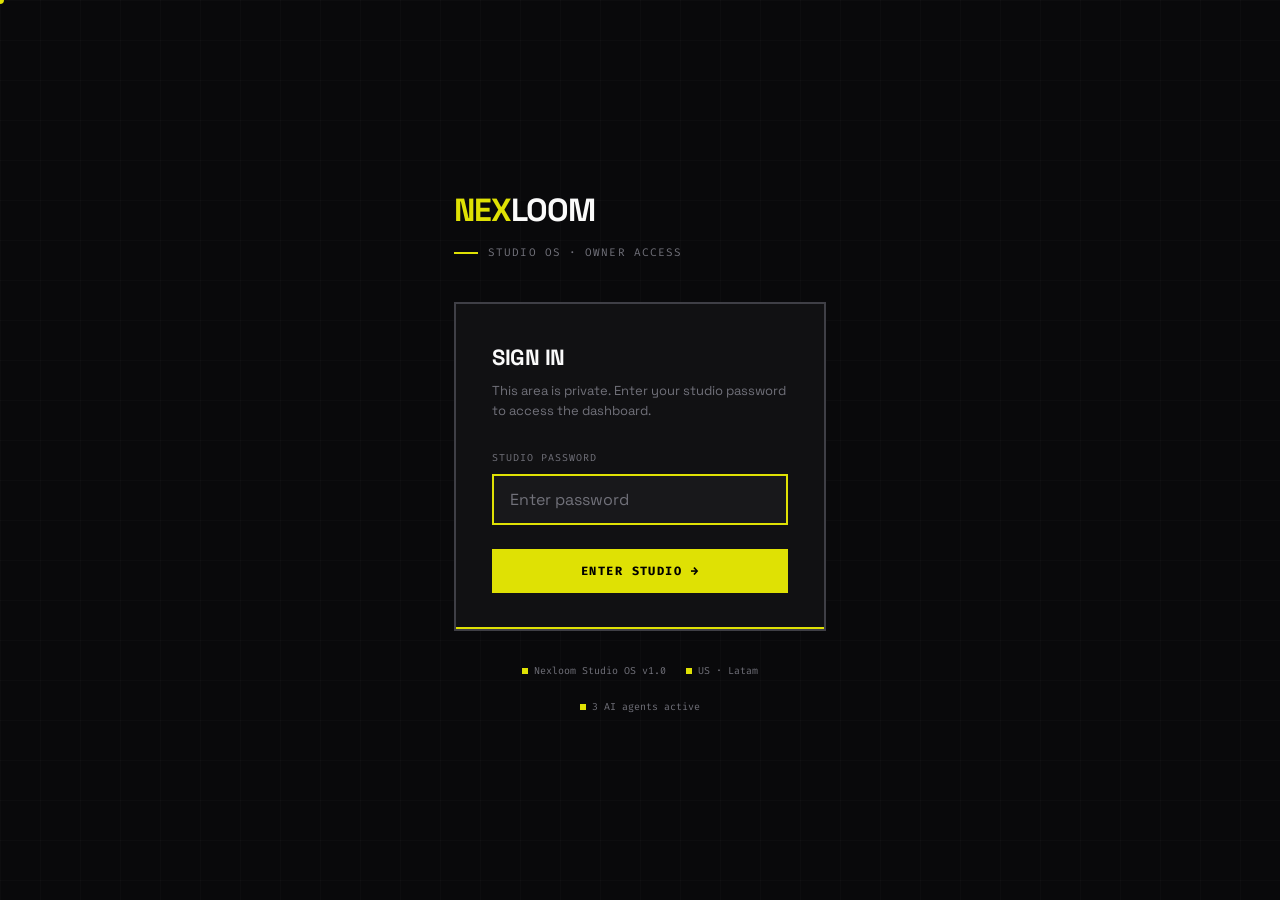
<file: login.html>
<!DOCTYPE html>
<html lang="en">
<head>
<meta charset="UTF-8">
<meta name="viewport" content="width=device-width, initial-scale=1.0">
<title>Nexloom Studio — Login</title>
<link rel="stylesheet" href="nexloom.css">
<style>
body { display: flex; align-items: center; justify-content: center; min-height: 100vh; }
body::before { content: ''; position: fixed; inset: 0; background-image: linear-gradient(rgba(255,255,255,0.02) 1px, transparent 1px), linear-gradient(90deg, rgba(255,255,255,0.02) 1px, transparent 1px); background-size: 40px 40px; pointer-events: none; }

.login-wrap { width: 100%; max-width: 420px; padding: 0 24px; position: relative; z-index: 1; }

.login-logo { font-size: 32px; font-weight: 800; letter-spacing: -1px; margin-bottom: 8px; }
.login-logo .nex { color: var(--accent); }
.login-logo .loom { color: var(--fg); }

.login-sub { font-family: var(--font-mono); font-size: 11px; color: var(--muted); letter-spacing: 0.1em; text-transform: uppercase; margin-bottom: 40px; display: flex; align-items: center; gap: 10px; }
.login-sub::before { content: ''; display: block; width: 24px; height: 2px; background: var(--accent); }

.login-card { background: var(--bg2); border: var(--bw) solid var(--border); padding: 36px; }

.login-card h2 { font-size: 22px; font-weight: 800; letter-spacing: -0.5px; text-transform: uppercase; margin-bottom: 6px; }
.login-card p { font-size: 13px; color: var(--muted); margin-bottom: 28px; }

.field-group { margin-bottom: 20px; }
.field-group label { display: block; font-family: var(--font-mono); font-size: 10px; color: var(--muted); letter-spacing: 0.1em; text-transform: uppercase; margin-bottom: 8px; }
.field-group input {
  width: 100%; background: var(--bg3); border: var(--bw) solid var(--border);
  padding: 13px 16px; color: var(--fg); font-family: var(--font-display);
  font-size: 16px; outline: none; transition: border-color 0.1s;
  letter-spacing: 0.05em;
}
.field-group input:focus { border-color: var(--accent); }
.field-group input::placeholder { color: var(--muted); letter-spacing: 0; }

.login-btn {
  width: 100%; padding: 14px; background: var(--accent); color: var(--accent-fg);
  border: none; font-family: var(--font-mono); font-size: 12px; font-weight: 700;
  letter-spacing: 0.12em; text-transform: uppercase; cursor: pointer;
  transition: opacity 0.1s; margin-top: 4px;
}
.login-btn:hover { opacity: 0.88; }
.login-btn:active { transform: scale(0.99); }

.login-error { font-family: var(--font-mono); font-size: 11px; color: var(--red); margin-top: 10px; display: none; }
.login-error.show { display: block; }

.back-link { display: block; text-align: center; margin-top: 20px; font-family: var(--font-mono); font-size: 11px; color: var(--muted); text-decoration: none; letter-spacing: 0.06em; }
.back-link:hover { color: var(--accent); }

.login-meta { margin-top: 32px; display: flex; gap: 20px; justify-content: center; flex-wrap: wrap; }
.login-meta-item { font-family: var(--font-mono); font-size: 10px; color: var(--muted); display: flex; align-items: center; gap: 6px; }
.login-meta-item::before { content: ''; width: 6px; height: 6px; background: var(--accent); display: block; }

/* Animated accent border */
.login-card { position: relative; overflow: hidden; }
.login-card::after { content: ''; position: absolute; bottom: 0; left: 0; right: 0; height: 2px; background: var(--accent); transform: scaleX(0); transform-origin: left; transition: transform 0.4s; }
.login-card:focus-within::after { transform: scaleX(1); }
</style>
</head>
<body>
<div id="nx-cursor" class="cursor"></div>

<div class="login-wrap">
  <div class="login-logo"><span class="nex">NEX</span><span class="loom">LOOM</span></div>
  <div class="login-sub">Studio OS · Owner access</div>

  <div class="login-card">
    <h2>Sign in</h2>
    <p>This area is private. Enter your studio password to access the dashboard.</p>

    <form onsubmit="handleLogin(event)">
      <div class="field-group">
        <label for="password">Studio password</label>
        <input type="password" id="password" placeholder="Enter password" autocomplete="current-password" required autofocus>
      </div>
      <button type="submit" class="login-btn">Enter studio →</button>
      <div class="login-error" id="login-error">Incorrect password. Try again.</div>
    </form>
  </div>



  <div class="login-meta">
    <div class="login-meta-item">Nexloom Studio OS v1.0</div>
    <div class="login-meta-item">US · Latam</div>
    <div class="login-meta-item">3 AI agents active</div>
  </div>
</div>

<script src="nexloom.js"></script>
<script>
// Redirect if already authed
if (NX.isAuthed()) location.href = 'dashboard.html';

function handleLogin(e) {
  e.preventDefault();
  const pass = document.getElementById('password').value;
  const err  = document.getElementById('login-error');
  if (NX.login(pass)) {
    location.href = 'dashboard.html';
  } else {
    err.classList.add('show');
    document.getElementById('password').value = '';
    document.getElementById('password').focus();
    setTimeout(() => err.classList.remove('show'), 3000);
  }
}
</script>
</body>
</html>
</file>
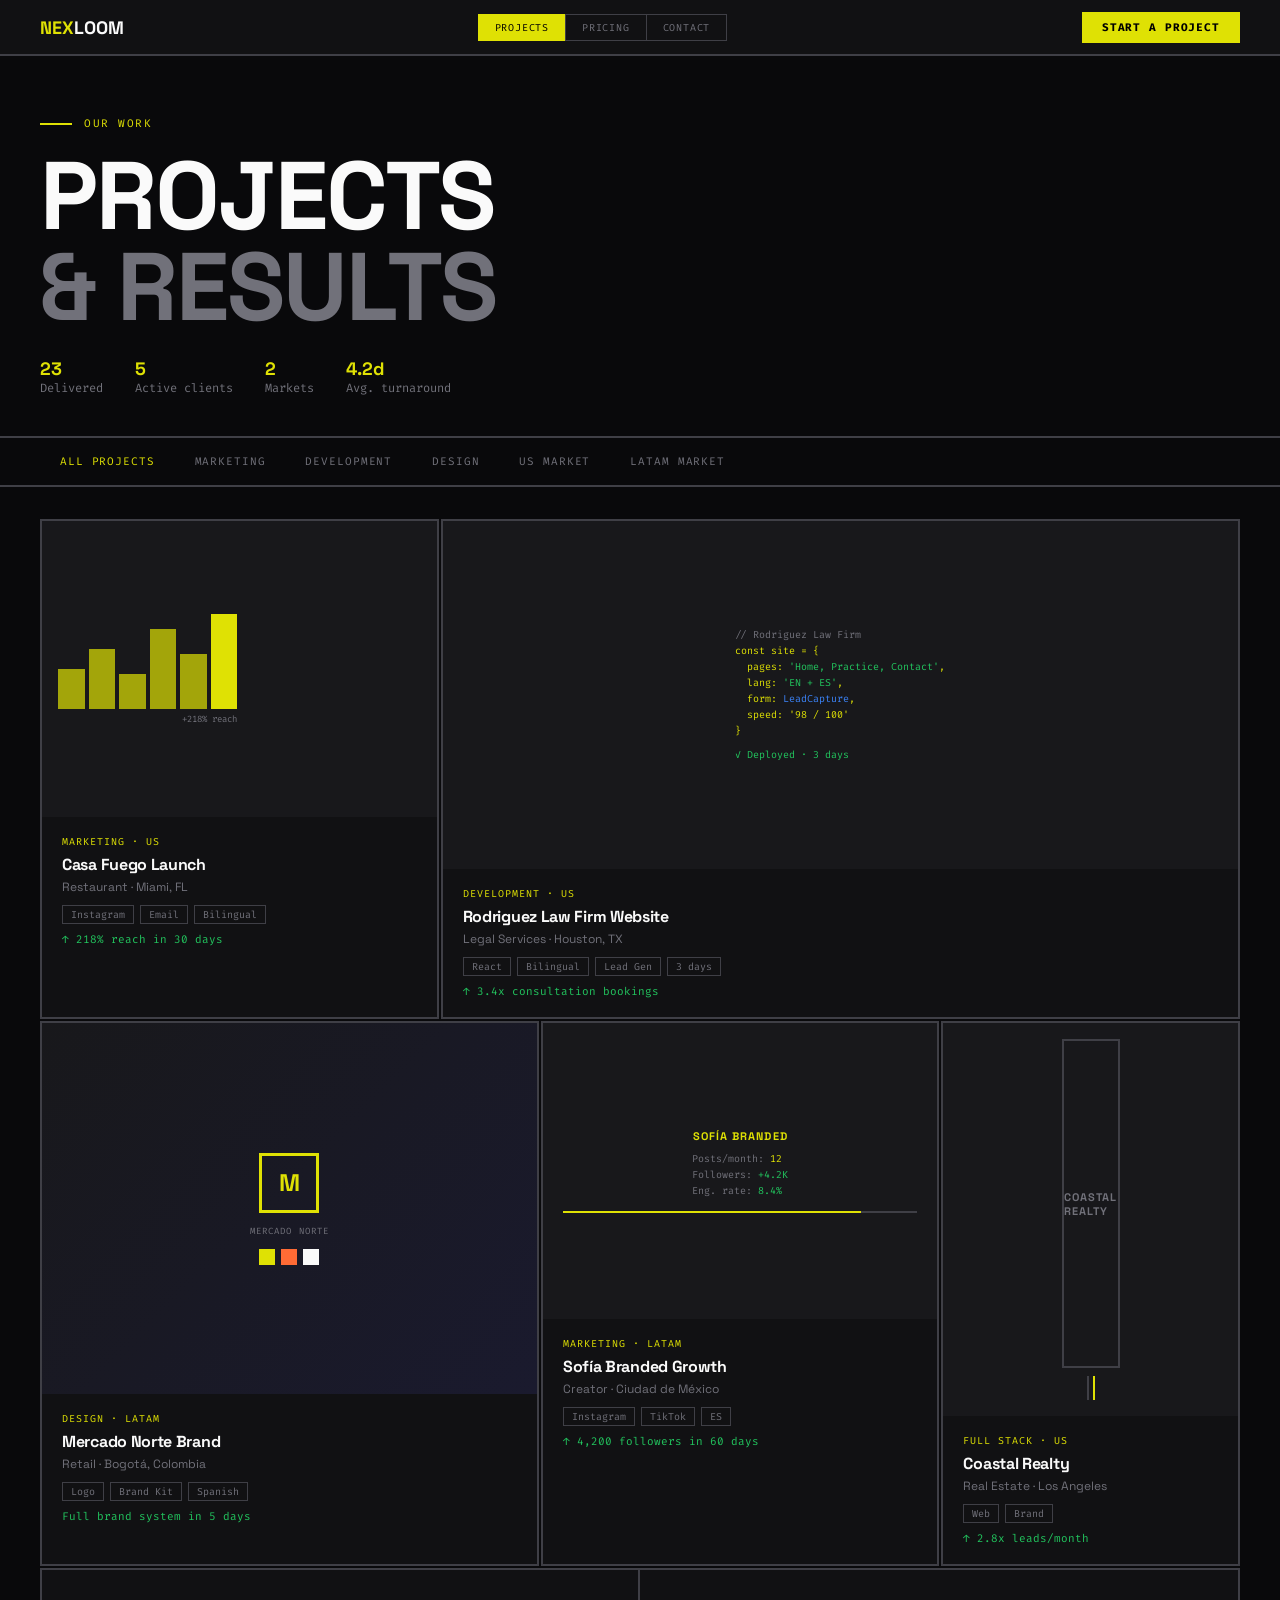
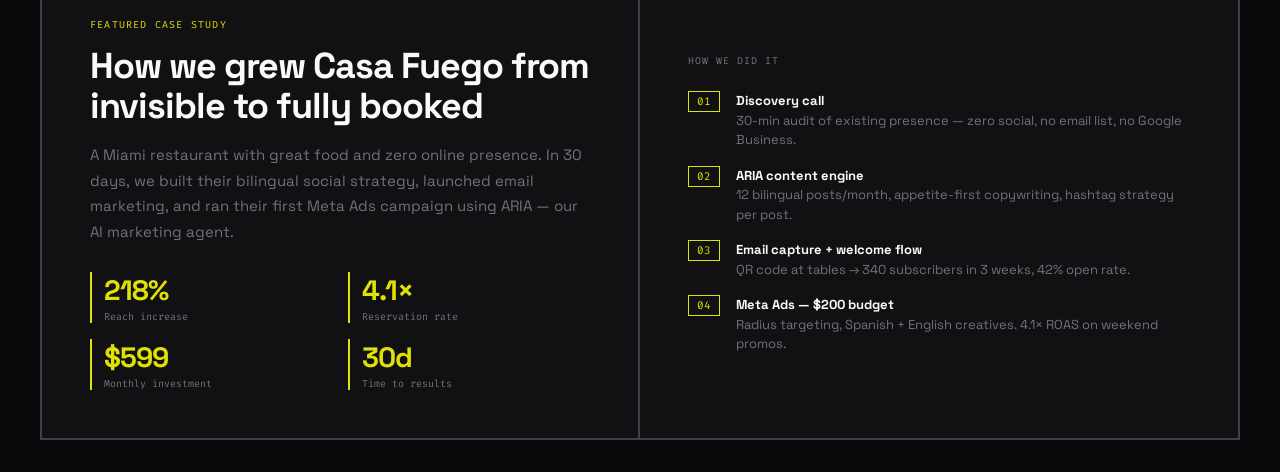
<file: portfolio.html>
<!DOCTYPE html>
<html lang="en">
<head>
<meta charset="UTF-8">
<meta name="viewport" content="width=device-width, initial-scale=1.0">
<title>Nexloom Studio — Projects</title>
<link href="https://fonts.googleapis.com/css2?family=Space+Grotesk:wght@400;500;600;700;800&family=Fira+Code:wght@400;500&display=swap" rel="stylesheet">
<style>
:root{--bg:#09090B;--bg2:#111113;--bg3:#18181B;--accent:#DFE104;--accent-fg:#000000;--fg:#FAFAFA;--muted:#71717A;--border:#3F3F46;--green:#22C55E;--blue:#3B82F6;--coral:#F97316;}
*,*::before,*::after{box-sizing:border-box;margin:0;padding:0}
body{background:var(--bg);color:var(--fg);font-family:'Space Grotesk',sans-serif;min-height:100vh}

/* TOP NAV */
nav{display:flex;align-items:center;justify-content:space-between;padding:0 40px;height:56px;border-bottom:2px solid var(--border);background:var(--bg2)}
.nav-logo{font-size:18px;font-weight:800;text-decoration:none}.logo-nex{color:var(--accent)}.logo-loom{color:var(--fg)}
.page-nav{display:flex}
.page-nav a{font-family:'Fira Code',monospace;font-size:10px;letter-spacing:0.08em;text-transform:uppercase;color:var(--muted);text-decoration:none;padding:6px 16px;border:1px solid var(--border);margin-left:-1px;transition:all 0.1s}
.page-nav a:hover{color:var(--accent);border-color:var(--accent)}
.page-nav a.active{color:var(--accent-fg);background:var(--accent);border-color:var(--accent)}
.nav-cta{background:var(--accent);color:var(--accent-fg);font-family:'Fira Code',monospace;font-size:11px;font-weight:700;padding:8px 20px;letter-spacing:0.08em;text-decoration:none;text-transform:uppercase;transition:opacity 0.1s}
.nav-cta:hover{opacity:0.85}

/* HERO STRIP */
.hero-strip{padding:60px 40px 40px;border-bottom:2px solid var(--border)}
.eyebrow{font-family:'Fira Code',monospace;font-size:11px;color:var(--accent);letter-spacing:0.14em;text-transform:uppercase;display:flex;align-items:center;gap:12px;margin-bottom:20px}
.eyebrow::before{content:'';display:block;width:32px;height:2px;background:var(--accent)}
h1{font-size:clamp(48px,8vw,96px);font-weight:800;letter-spacing:-2px;line-height:0.95;text-transform:uppercase}
h1 .dim{color:var(--muted)}
.hero-meta{display:flex;gap:32px;margin-top:24px;flex-wrap:wrap}
.meta-stat{font-family:'Fira Code',monospace;font-size:12px;color:var(--muted)}
.meta-stat span{color:var(--accent);font-size:18px;font-weight:700;display:block;font-family:'Space Grotesk',sans-serif}

/* FILTER BAR */
.filter-bar{display:flex;align-items:center;gap:0;padding:0 40px;border-bottom:2px solid var(--border);overflow-x:auto}
.filter-btn{font-family:'Fira Code',monospace;font-size:11px;letter-spacing:0.08em;text-transform:uppercase;color:var(--muted);background:none;border:none;padding:16px 20px;cursor:pointer;border-bottom:2px solid transparent;margin-bottom:-2px;white-space:nowrap;transition:all 0.1s}
.filter-btn:hover{color:var(--fg)}
.filter-btn.active{color:var(--accent);border-bottom-color:var(--accent)}

/* PROJECT GRID */
.projects-wrap{padding:32px 40px}
.projects-grid{display:grid;grid-template-columns:repeat(12,1fr);gap:2px}

.proj-card{background:var(--bg2);border:2px solid var(--border);overflow:hidden;cursor:pointer;transition:border-color 0.1s;position:relative}
.proj-card:hover{border-color:var(--accent)}
.proj-card:hover .proj-overlay{opacity:1}

/* Span variants */
.span-4{grid-column:span 4}
.span-6{grid-column:span 6}
.span-8{grid-column:span 8}
.span-3{grid-column:span 3}
.span-5{grid-column:span 5}

.proj-canvas{width:100%;aspect-ratio:4/3;display:flex;align-items:center;justify-content:center;position:relative;overflow:hidden}
.proj-canvas.tall{aspect-ratio:3/4}
.proj-canvas.wide{aspect-ratio:16/7}

/* Visual patterns for each project type */
.vis-marketing{background:var(--bg3);display:grid;grid-template-columns:1fr 1fr;gap:4px;padding:16px}
.vis-bar{background:var(--accent);opacity:0.7}
.vis-dev{background:var(--bg3);padding:16px;font-family:'Fira Code',monospace;font-size:10px;color:var(--accent);line-height:1.6;overflow:hidden}
.vis-design{background:linear-gradient(135deg,var(--bg3) 0%,#1a1a2e 100%);display:flex;align-items:center;justify-content:center}
.vis-design-mark{width:60px;height:60px;border:3px solid var(--accent);display:flex;align-items:center;justify-content:center;font-size:24px;font-weight:800;color:var(--accent)}

.proj-overlay{position:absolute;inset:0;background:rgba(223,225,4,0.92);display:flex;flex-direction:column;align-items:center;justify-content:center;opacity:0;transition:opacity 0.15s}
.overlay-label{font-size:12px;font-weight:800;text-transform:uppercase;letter-spacing:0.1em;color:#000}
.overlay-arrow{font-size:32px;font-weight:800;color:#000;margin-top:4px}

.proj-info{padding:18px 20px}
.proj-type{font-family:'Fira Code',monospace;font-size:10px;color:var(--accent);letter-spacing:0.1em;text-transform:uppercase;margin-bottom:6px}
.proj-name{font-size:16px;font-weight:700;letter-spacing:-0.3px;margin-bottom:4px}
.proj-client{font-size:12px;color:var(--muted)}
.proj-tags{display:flex;gap:6px;flex-wrap:wrap;margin-top:10px}
.proj-tag{font-family:'Fira Code',monospace;font-size:10px;color:var(--muted);border:1px solid var(--border);padding:2px 8px}
.proj-result{font-family:'Fira Code',monospace;font-size:11px;color:var(--green);margin-top:8px}

/* CASE STUDY HIGHLIGHT */
.case-study{margin-top:2px;background:var(--bg2);border:2px solid var(--border);display:grid;grid-template-columns:1fr 1fr;overflow:hidden}
.case-left{padding:48px;border-right:2px solid var(--border)}
.case-eyebrow{font-family:'Fira Code',monospace;font-size:10px;color:var(--accent);letter-spacing:0.12em;text-transform:uppercase;margin-bottom:16px}
.case-title{font-size:36px;font-weight:800;letter-spacing:-1px;line-height:1.1;margin-bottom:16px}
.case-desc{font-size:15px;color:var(--muted);line-height:1.7;margin-bottom:28px}
.case-stats{display:grid;grid-template-columns:1fr 1fr;gap:16px}
.case-stat{border-left:2px solid var(--accent);padding-left:12px}
.case-stat-val{font-size:28px;font-weight:800;color:var(--accent);letter-spacing:-1px}
.case-stat-label{font-family:'Fira Code',monospace;font-size:10px;color:var(--muted);margin-top:2px}
.case-right{padding:48px;display:flex;flex-direction:column;gap:16px;justify-content:center}
.case-step{display:flex;gap:16px;align-items:flex-start}
.step-num{font-family:'Fira Code',monospace;font-size:11px;color:var(--accent);flex-shrink:0;border:1px solid var(--accent);padding:2px 8px}
.step-text{font-size:13px;color:var(--muted);line-height:1.5}<div class="step-title" style="font-weight:600;color:var(--fg);font-size:13px;margin-bottom:2px"></div>
</style>
</head>
<body>

<nav>
  <a href="index.html" class="nav-logo"><span class="logo-nex">NEX</span><span class="logo-loom">LOOM</span></a>
  <div class="page-nav">
    
    <a href="portfolio.html" class="active">Projects</a>
    <a href="pricing.html">Pricing</a>
    <a href="contact.html">Contact</a>
  </div>
  <a href="contact.html" class="nav-cta">Start a project</a>
</nav>

<!-- HERO -->
<div class="hero-strip">
  <div class="eyebrow">Our work</div>
  <h1>PROJECTS<br><span class="dim">&amp; RESULTS</span></h1>
  <div class="hero-meta">
    <div class="meta-stat"><span>23</span>Delivered</div>
    <div class="meta-stat"><span>5</span>Active clients</div>
    <div class="meta-stat"><span>2</span>Markets</div>
    <div class="meta-stat"><span>4.2d</span>Avg. turnaround</div>
  </div>
</div>

<!-- FILTERS -->
<div class="filter-bar">
  <button class="filter-btn active" onclick="filterProjects('all', this)">All Projects</button>
  <button class="filter-btn" onclick="filterProjects('marketing', this)">Marketing</button>
  <button class="filter-btn" onclick="filterProjects('dev', this)">Development</button>
  <button class="filter-btn" onclick="filterProjects('design', this)">Design</button>
  <button class="filter-btn" onclick="filterProjects('us', this)">US Market</button>
  <button class="filter-btn" onclick="filterProjects('latam', this)">Latam Market</button>
</div>

<!-- PROJECTS GRID -->
<div class="projects-wrap">
  <div class="projects-grid">

    <!-- Card 1: Marketing - span 4 -->
    <div class="proj-card span-4" data-type="marketing" data-market="us">
      <div class="proj-canvas vis-marketing">
        <div style="display:flex;flex-direction:column;gap:4px;width:100%">
          <div style="display:flex;gap:4px;align-items:flex-end">
            <div class="vis-bar" style="height:40px;flex:1"></div>
            <div class="vis-bar" style="height:60px;flex:1"></div>
            <div class="vis-bar" style="height:35px;flex:1"></div>
            <div class="vis-bar" style="height:80px;flex:1"></div>
            <div class="vis-bar" style="height:55px;flex:1"></div>
            <div class="vis-bar" style="height:95px;flex:1;opacity:1"></div>
          </div>
          <div style="font-family:'Fira Code',monospace;font-size:9px;color:var(--muted);text-align:right">+218% reach</div>
        </div>
        <div class="proj-overlay"><div class="overlay-label">View Project</div><div class="overlay-arrow">→</div></div>
      </div>
      <div class="proj-info">
        <div class="proj-type">Marketing · US</div>
        <div class="proj-name">Casa Fuego Launch</div>
        <div class="proj-client">Restaurant · Miami, FL</div>
        <div class="proj-tags"><span class="proj-tag">Instagram</span><span class="proj-tag">Email</span><span class="proj-tag">Bilingual</span></div>
        <div class="proj-result">↑ 218% reach in 30 days</div>
      </div>
    </div>

    <!-- Card 2: Dev - span 8 -->
    <div class="proj-card span-8" data-type="dev" data-market="us">
      <div class="proj-canvas wide vis-dev">
        <div>
          <div style="color:var(--muted)">// Rodriguez Law Firm</div>
          <div>const <span style="color:var(--accent)">site</span> = {</div>
          <div>&nbsp;&nbsp;pages: <span style="color:var(--green)">'Home, Practice, Contact'</span>,</div>
          <div>&nbsp;&nbsp;lang: <span style="color:var(--green)">'EN + ES'</span>,</div>
          <div>&nbsp;&nbsp;form: <span style="color:var(--blue)">LeadCapture</span>,</div>
          <div>&nbsp;&nbsp;speed: <span style="color:var(--accent)">'98 / 100'</span></div>
          <div>}</div>
          <div style="margin-top:8px;color:var(--green)">✓ Deployed · 3 days</div>
        </div>
        <div class="proj-overlay"><div class="overlay-label">View Project</div><div class="overlay-arrow">→</div></div>
      </div>
      <div class="proj-info">
        <div class="proj-type">Development · US</div>
        <div class="proj-name">Rodriguez Law Firm Website</div>
        <div class="proj-client">Legal Services · Houston, TX</div>
        <div class="proj-tags"><span class="proj-tag">React</span><span class="proj-tag">Bilingual</span><span class="proj-tag">Lead Gen</span><span class="proj-tag">3 days</span></div>
        <div class="proj-result">↑ 3.4x consultation bookings</div>
      </div>
    </div>

    <!-- Card 3: Design - span 5 -->
    <div class="proj-card span-5" data-type="design" data-market="latam">
      <div class="proj-canvas vis-design">
        <div style="display:flex;flex-direction:column;align-items:center;gap:12px">
          <div class="vis-design-mark">M</div>
          <div style="font-family:'Fira Code',monospace;font-size:9px;color:var(--muted);letter-spacing:0.12em">MERCADO NORTE</div>
          <div style="display:flex;gap:6px">
            <div style="width:16px;height:16px;background:var(--accent)"></div>
            <div style="width:16px;height:16px;background:#FF6B35"></div>
            <div style="width:16px;height:16px;background:var(--fg)"></div>
          </div>
        </div>
        <div class="proj-overlay"><div class="overlay-label">View Project</div><div class="overlay-arrow">→</div></div>
      </div>
      <div class="proj-info">
        <div class="proj-type">Design · Latam</div>
        <div class="proj-name">Mercado Norte Brand</div>
        <div class="proj-client">Retail · Bogotá, Colombia</div>
        <div class="proj-tags"><span class="proj-tag">Logo</span><span class="proj-tag">Brand Kit</span><span class="proj-tag">Spanish</span></div>
        <div class="proj-result">Full brand system in 5 days</div>
      </div>
    </div>

    <!-- Card 4: Marketing Latam - span 4 -->
    <div class="proj-card span-4" data-type="marketing" data-market="latam">
      <div class="proj-canvas" style="background:var(--bg3);flex-direction:column;gap:8px;padding:20px">
        <div style="font-size:11px;font-weight:800;text-transform:uppercase;letter-spacing:0.1em;color:var(--accent)">SOFÍA BRANDED</div>
        <div style="font-family:'Fira Code',monospace;font-size:10px;color:var(--muted);line-height:1.6">
          <div>Posts/month: <span style="color:var(--accent)">12</span></div>
          <div>Followers: <span style="color:var(--green)">+4.2K</span></div>
          <div>Eng. rate: <span style="color:var(--green)">8.4%</span></div>
        </div>
        <div style="width:100%;height:2px;background:var(--border);margin-top:4px"><div style="width:84%;height:100%;background:var(--accent)"></div></div>
        <div class="proj-overlay"><div class="overlay-label">View Project</div><div class="overlay-arrow">→</div></div>
      </div>
      <div class="proj-info">
        <div class="proj-type">Marketing · Latam</div>
        <div class="proj-name">Sofía Branded Growth</div>
        <div class="proj-client">Creator · Ciudad de México</div>
        <div class="proj-tags"><span class="proj-tag">Instagram</span><span class="proj-tag">TikTok</span><span class="proj-tag">ES</span></div>
        <div class="proj-result">↑ 4,200 followers in 60 days</div>
      </div>
    </div>

    <!-- Card 5: Dev + Design - span 3 -->
    <div class="proj-card span-3" data-type="dev design" data-market="us">
      <div class="proj-canvas tall" style="background:var(--bg3);flex-direction:column;padding:16px;gap:8px">
        <div style="border:2px solid var(--border);flex:1;display:flex;align-items:center;justify-content:center">
          <div style="font-size:11px;font-weight:700;text-transform:uppercase;letter-spacing:0.1em;color:var(--muted)">Coastal<br>Realty</div>
        </div>
        <div style="display:grid;grid-template-columns:1fr 1fr;gap:4px">
          <div style="background:var(--bg);border:1px solid var(--border);height:24px"></div>
          <div style="background:var(--accent);height:24px"></div>
        </div>
        <div class="proj-overlay"><div class="overlay-label">View</div><div class="overlay-arrow">→</div></div>
      </div>
      <div class="proj-info">
        <div class="proj-type">Full Stack · US</div>
        <div class="proj-name">Coastal Realty</div>
        <div class="proj-client">Real Estate · Los Angeles</div>
        <div class="proj-tags"><span class="proj-tag">Web</span><span class="proj-tag">Brand</span></div>
        <div class="proj-result">↑ 2.8x leads/month</div>
      </div>
    </div>

  </div><!-- /projects-grid -->

  <!-- CASE STUDY -->
  <div class="case-study">
    <div class="case-left">
      <div class="case-eyebrow">Featured case study</div>
      <h2 class="case-title">How we grew Casa Fuego from invisible to fully booked</h2>
      <p class="case-desc">A Miami restaurant with great food and zero online presence. In 30 days, we built their bilingual social strategy, launched email marketing, and ran their first Meta Ads campaign using ARIA — our AI marketing agent.</p>
      <div class="case-stats">
        <div class="case-stat"><div class="case-stat-val">218%</div><div class="case-stat-label">Reach increase</div></div>
        <div class="case-stat"><div class="case-stat-val">4.1×</div><div class="case-stat-label">Reservation rate</div></div>
        <div class="case-stat"><div class="case-stat-val">$599</div><div class="case-stat-label">Monthly investment</div></div>
        <div class="case-stat"><div class="case-stat-val">30d</div><div class="case-stat-label">Time to results</div></div>
      </div>
    </div>
    <div class="case-right">
      <div style="font-family:'Fira Code',monospace;font-size:10px;color:var(--muted);letter-spacing:0.1em;text-transform:uppercase;margin-bottom:8px">How we did it</div>
      <div class="case-step"><span class="step-num">01</span><div class="step-text"><strong style="color:var(--fg)">Discovery call</strong><br>30-min audit of existing presence — zero social, no email list, no Google Business.</div></div>
      <div class="case-step"><span class="step-num">02</span><div class="step-text"><strong style="color:var(--fg)">ARIA content engine</strong><br>12 bilingual posts/month, appetite-first copywriting, hashtag strategy per post.</div></div>
      <div class="case-step"><span class="step-num">03</span><div class="step-text"><strong style="color:var(--fg)">Email capture + welcome flow</strong><br>QR code at tables → 340 subscribers in 3 weeks, 42% open rate.</div></div>
      <div class="case-step"><span class="step-num">04</span><div class="step-text"><strong style="color:var(--fg)">Meta Ads — $200 budget</strong><br>Radius targeting, Spanish + English creatives. 4.1× ROAS on weekend promos.</div></div>
    </div>
  </div>

</div><!-- /projects-wrap -->

<script>
function filterProjects(type, btn) {
  document.querySelectorAll('.filter-btn').forEach(b=>b.classList.remove('active'));
  btn.classList.add('active');
  document.querySelectorAll('.proj-card').forEach(card=>{
    if(type==='all'){card.style.opacity='1';card.style.pointerEvents='auto';return}
    const t=card.dataset.type||''; const m=card.dataset.market||'';
    const match = t.includes(type)||m.includes(type);
    card.style.opacity=match?'1':'0.2';
    card.style.pointerEvents=match?'auto':'none';
  });
}
</script>
</body>
</html>
</file>
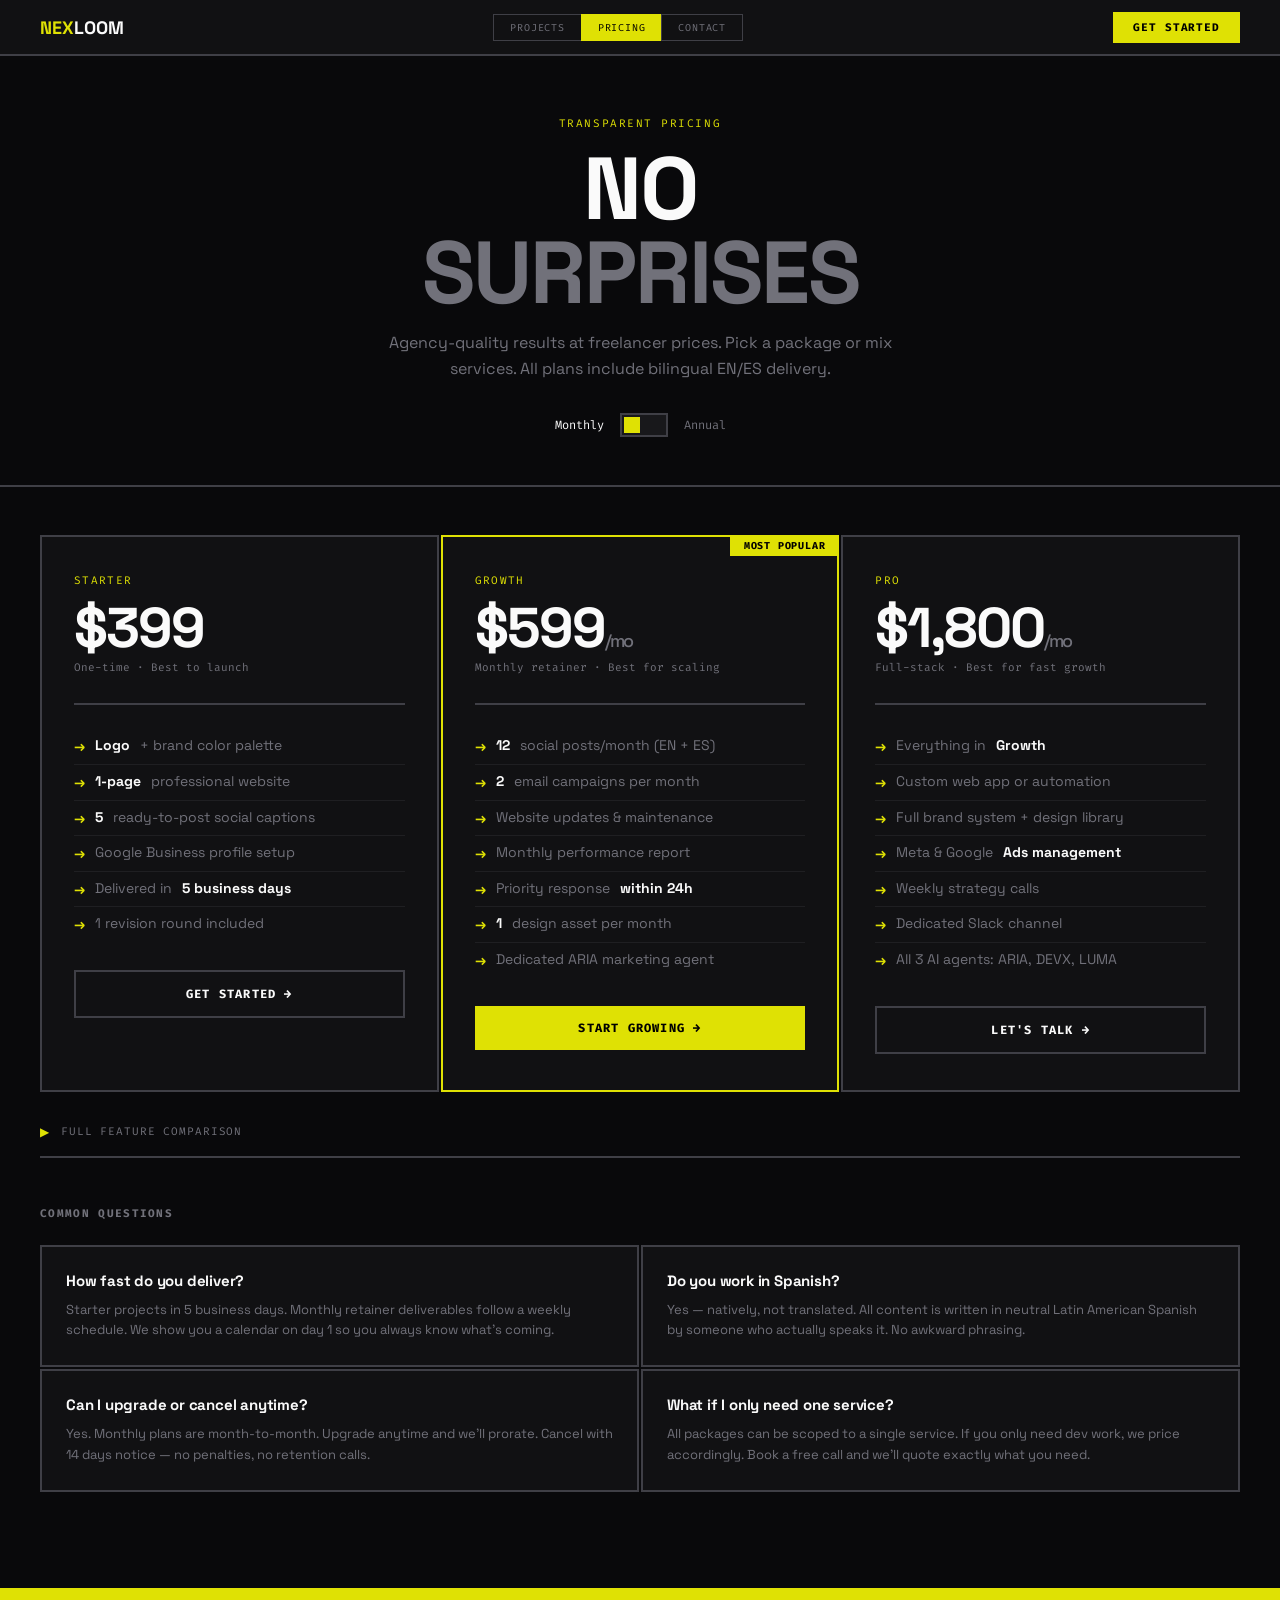
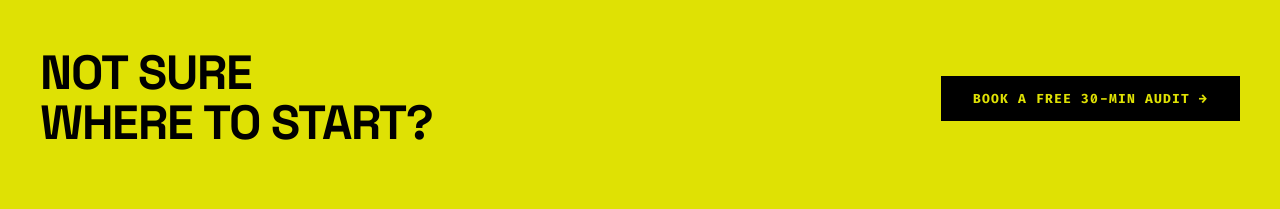
<file: pricing.html>
<!DOCTYPE html>
<html lang="en">
<head>
<meta charset="UTF-8">
<meta name="viewport" content="width=device-width, initial-scale=1.0">
<title>Nexloom Studio — Pricing</title>
<link href="https://fonts.googleapis.com/css2?family=Space+Grotesk:wght@400;500;600;700;800&family=Fira+Code:wght@400;500&display=swap" rel="stylesheet">
<style>
:root{--bg:#09090B;--bg2:#111113;--bg3:#18181B;--accent:#DFE104;--accent-fg:#000000;--fg:#FAFAFA;--muted:#71717A;--border:#3F3F46;--green:#22C55E;--blue:#3B82F6;}
*,*::before,*::after{box-sizing:border-box;margin:0;padding:0}
body{background:var(--bg);color:var(--fg);font-family:'Space Grotesk',sans-serif}
nav{display:flex;align-items:center;justify-content:space-between;padding:0 40px;height:56px;border-bottom:2px solid var(--border);background:var(--bg2)}
.nav-logo{font-size:18px;font-weight:800;text-decoration:none}.logo-nex{color:var(--accent)}.logo-loom{color:var(--fg)}
.page-nav{display:flex}
.page-nav a{font-family:'Fira Code',monospace;font-size:10px;letter-spacing:0.08em;text-transform:uppercase;color:var(--muted);text-decoration:none;padding:6px 16px;border:1px solid var(--border);margin-left:-1px;transition:all 0.1s}
.page-nav a:hover{color:var(--accent);border-color:var(--accent)}
.page-nav a.active{color:var(--accent-fg);background:var(--accent);border-color:var(--accent)}
.nav-cta{background:var(--accent);color:var(--accent-fg);font-family:'Fira Code',monospace;font-size:11px;font-weight:700;padding:8px 20px;letter-spacing:0.08em;text-decoration:none;text-transform:uppercase}
.nav-cta:hover{opacity:0.85}

.hero-strip{padding:60px 40px 48px;border-bottom:2px solid var(--border);display:flex;flex-direction:column;align-items:center;text-align:center}
.eyebrow{font-family:'Fira Code',monospace;font-size:11px;color:var(--accent);letter-spacing:0.14em;text-transform:uppercase;margin-bottom:16px}
h1{font-size:clamp(48px,7vw,88px);font-weight:800;letter-spacing:-2px;line-height:0.95;text-transform:uppercase;margin-bottom:16px}
h1 .dim{color:var(--muted)}
.hero-sub{font-size:16px;color:var(--muted);max-width:520px;line-height:1.6;margin-bottom:32px}

/* BILLING TOGGLE */
.billing-toggle{display:flex;align-items:center;gap:16px}
.toggle-label{font-family:'Fira Code',monospace;font-size:12px;color:var(--muted)}
.toggle-label.active{color:var(--fg)}
.toggle-wrap{width:48px;height:24px;background:var(--bg3);border:2px solid var(--border);position:relative;cursor:pointer}
.toggle-knob{width:16px;height:16px;background:var(--accent);position:absolute;top:2px;left:2px;transition:transform 0.15s}
.toggle-wrap.annual .toggle-knob{transform:translateX(24px)}
.save-badge{font-family:'Fira Code',monospace;font-size:10px;background:var(--accent);color:var(--accent-fg);padding:2px 8px;font-weight:700}

/* PRICING CARDS */
.pricing-section{padding:48px 40px}
.pricing-grid{display:grid;grid-template-columns:repeat(3,1fr);gap:2px;margin-bottom:2px}
.pkg{background:var(--bg2);border:2px solid var(--border);padding:36px 32px;position:relative;transition:border-color 0.1s}
.pkg:hover{border-color:var(--muted)}
.pkg.featured{border-color:var(--accent)}
.pkg-badge{position:absolute;top:-2px;right:-2px;background:var(--accent);color:var(--accent-fg);font-family:'Fira Code',monospace;font-size:10px;font-weight:700;padding:4px 14px;letter-spacing:0.08em}
.pkg-tier{font-family:'Fira Code',monospace;font-size:11px;color:var(--accent);letter-spacing:0.12em;text-transform:uppercase;margin-bottom:12px}
.pkg-price{font-size:56px;font-weight:800;letter-spacing:-2px;line-height:1;margin-bottom:4px}
.pkg-price .per{font-size:18px;font-weight:500;color:var(--muted)}
.pkg-period{font-family:'Fira Code',monospace;font-size:11px;color:var(--muted);margin-bottom:28px}
.pkg-divider{height:2px;background:var(--border);margin-bottom:24px}
.pkg-feature{display:flex;align-items:flex-start;gap:10px;font-size:14px;color:var(--muted);padding:7px 0;border-bottom:1px solid rgba(63,63,70,0.3);line-height:1.4}
.pkg-feature:last-of-type{border-bottom:none}
.pkg-feature::before{content:'→';color:var(--accent);flex-shrink:0;font-weight:700;margin-top:1px}
.pkg-feature strong{color:var(--fg)}
.pkg-cta{display:block;width:100%;text-align:center;margin-top:28px;padding:14px;font-family:'Fira Code',monospace;font-size:12px;font-weight:700;letter-spacing:0.1em;text-transform:uppercase;text-decoration:none;transition:all 0.1s;cursor:pointer;border:none}
.pkg-cta-ghost{border:2px solid var(--border);color:var(--fg);background:none}
.pkg-cta-ghost:hover{border-color:var(--accent);color:var(--accent)}
.pkg-cta-solid{background:var(--accent);color:var(--accent-fg)}
.pkg-cta-solid:hover{opacity:0.88}

/* COMPARISON TABLE */
.compare-wrap{margin-top:2px;overflow-x:auto}
.compare-toggle{display:flex;align-items:center;gap:12px;margin-bottom:16px;cursor:pointer}
.compare-toggle-label{font-family:'Fira Code',monospace;font-size:11px;color:var(--muted);letter-spacing:0.08em;text-transform:uppercase}
.compare-arrow{font-size:12px;color:var(--accent);transition:transform 0.2s}
.compare-arrow.open{transform:rotate(90deg)}
table{width:100%;border-collapse:collapse;background:var(--bg2)}
thead tr{border-bottom:2px solid var(--border)}
th{padding:16px 20px;text-align:left;font-family:'Fira Code',monospace;font-size:10px;letter-spacing:0.1em;text-transform:uppercase;color:var(--muted)}
th.featured-col{background:rgba(223,225,4,0.06);color:var(--accent)}
td{padding:14px 20px;font-size:13px;border-bottom:1px solid rgba(63,63,70,0.3)}
td.featured-col{background:rgba(223,225,4,0.04)}
tr:last-child td{border-bottom:none}
tr:hover td{background:rgba(255,255,255,0.02)}
.row-category td{background:var(--bg3)!important;font-family:'Fira Code',monospace;font-size:10px;color:var(--muted);letter-spacing:0.1em;text-transform:uppercase;font-weight:500}
.check{color:var(--green);font-weight:700}
.cross{color:var(--muted)}
.partial{color:var(--accent)}

/* FAQ */
.faq-section{padding:48px 40px;border-top:2px solid var(--border)}
.faq-title{font-size:11px;font-weight:700;text-transform:uppercase;letter-spacing:0.12em;color:var(--muted);margin-bottom:24px;font-family:'Fira Code',monospace}
.faq-grid{display:grid;grid-template-columns:1fr 1fr;gap:2px}
.faq-item{background:var(--bg2);border:2px solid var(--border);padding:24px}
.faq-q{font-size:15px;font-weight:700;margin-bottom:10px;letter-spacing:-0.2px}
.faq-a{font-size:13px;color:var(--muted);line-height:1.6}

/* BOTTOM CTA */
.bottom-cta{background:var(--accent);padding:60px 40px;display:flex;align-items:center;justify-content:space-between;flex-wrap:wrap;gap:24px}
.cta-headline{font-size:clamp(28px,4vw,48px);font-weight:800;letter-spacing:-1px;line-height:1.05;color:var(--accent-fg);text-transform:uppercase}
.cta-btn{background:var(--accent-fg);color:var(--accent);font-family:'Fira Code',monospace;font-size:13px;font-weight:700;padding:14px 32px;text-decoration:none;letter-spacing:0.08em;text-transform:uppercase;white-space:nowrap}
.cta-btn:hover{opacity:0.85}
</style>
</head>
<body>

<nav>
  <a href="index.html" class="nav-logo"><span class="logo-nex">NEX</span><span class="logo-loom">LOOM</span></a>
  <div class="page-nav">
    
    <a href="portfolio.html">Projects</a>
    <a href="pricing.html" class="active">Pricing</a>
    <a href="contact.html">Contact</a>
  </div>
  <a href="contact.html" class="nav-cta">Get started</a>
</nav>

<div class="hero-strip">
  <div class="eyebrow">Transparent pricing</div>
  <h1>NO<br><span class="dim">SURPRISES</span></h1>
  <p class="hero-sub">Agency-quality results at freelancer prices. Pick a package or mix services. All plans include bilingual EN/ES delivery.</p>

  <div class="billing-toggle">
    <span class="toggle-label active" id="monthly-label">Monthly</span>
    <div class="toggle-wrap" id="billing-toggle" onclick="toggleBilling()">
      <div class="toggle-knob"></div>
    </div>
    <span class="toggle-label" id="annual-label">Annual</span>
    <span class="save-badge" id="save-badge" style="display:none">SAVE 20%</span>
  </div>
</div>

<div class="pricing-section">
  <div class="pricing-grid">

    <!-- STARTER -->
    <div class="pkg">
      <div class="pkg-tier">Starter</div>
      <div class="pkg-price" id="starter-price">$399<span class="per"></span></div>
      <div class="pkg-period" id="starter-period">One-time · Best to launch</div>
      <div class="pkg-divider"></div>
      <div class="pkg-feature"><strong>Logo</strong> + brand color palette</div>
      <div class="pkg-feature"><strong>1-page</strong> professional website</div>
      <div class="pkg-feature"><strong>5</strong> ready-to-post social captions</div>
      <div class="pkg-feature">Google Business profile setup</div>
      <div class="pkg-feature">Delivered in <strong>5 business days</strong></div>
      <div class="pkg-feature">1 revision round included</div>
      <a href="contact.html" class="pkg-cta pkg-cta-ghost">Get started →</a>
    </div>

    <!-- GROWTH - FEATURED -->
    <div class="pkg featured">
      <div class="pkg-badge">MOST POPULAR</div>
      <div class="pkg-tier">Growth</div>
      <div class="pkg-price" id="growth-price">$599<span class="per">/mo</span></div>
      <div class="pkg-period" id="growth-period">Monthly retainer · Best for scaling</div>
      <div class="pkg-divider"></div>
      <div class="pkg-feature"><strong>12</strong> social posts/month (EN + ES)</div>
      <div class="pkg-feature"><strong>2</strong> email campaigns per month</div>
      <div class="pkg-feature">Website updates &amp; maintenance</div>
      <div class="pkg-feature">Monthly performance report</div>
      <div class="pkg-feature">Priority response <strong>within 24h</strong></div>
      <div class="pkg-feature"><strong>1</strong> design asset per month</div>
      <div class="pkg-feature">Dedicated ARIA marketing agent</div>
      <a href="contact.html" class="pkg-cta pkg-cta-solid">Start growing →</a>
    </div>

    <!-- PRO -->
    <div class="pkg">
      <div class="pkg-tier">Pro</div>
      <div class="pkg-price" id="pro-price">$1,800<span class="per">/mo</span></div>
      <div class="pkg-period" id="pro-period">Full-stack · Best for fast growth</div>
      <div class="pkg-divider"></div>
      <div class="pkg-feature">Everything in <strong>Growth</strong></div>
      <div class="pkg-feature">Custom web app or automation</div>
      <div class="pkg-feature">Full brand system + design library</div>
      <div class="pkg-feature">Meta &amp; Google <strong>Ads management</strong></div>
      <div class="pkg-feature">Weekly strategy calls</div>
      <div class="pkg-feature">Dedicated Slack channel</div>
      <div class="pkg-feature">All 3 AI agents: ARIA, DEVX, LUMA</div>
      <a href="contact.html" class="pkg-cta pkg-cta-ghost">Let's talk →</a>
    </div>

  </div><!-- /pricing-grid -->

  <!-- COMPARE TABLE TOGGLE -->
  <div style="margin-top:32px">
    <div class="compare-toggle" onclick="toggleCompare()">
      <span class="compare-arrow" id="compare-arrow">▶</span>
      <span class="compare-toggle-label">Full feature comparison</span>
    </div>

    <div id="compare-table" style="display:none">
      <div class="compare-wrap">
        <table>
          <thead>
            <tr>
              <th style="width:36%">Feature</th>
              <th>Starter</th>
              <th class="featured-col">Growth</th>
              <th>Pro</th>
            </tr>
          </thead>
          <tbody>
            <tr class="row-category"><td colspan="4">Marketing</td></tr>
            <tr><td>Social posts / month</td><td>5 (one-time)</td><td class="featured-col partial">12 posts</td><td>20+ posts</td></tr>
            <tr><td>Email campaigns</td><td class="cross">—</td><td class="featured-col partial">2 / month</td><td>4 / month</td></tr>
            <tr><td>Bilingual EN + ES</td><td class="check">✓</td><td class="featured-col check">✓</td><td class="check">✓</td></tr>
            <tr><td>Ad management (Meta/Google)</td><td class="cross">—</td><td class="featured-col cross">—</td><td class="check">✓</td></tr>
            <tr><td>Monthly analytics report</td><td class="cross">—</td><td class="featured-col check">✓</td><td class="check">✓</td></tr>
            <tr class="row-category"><td colspan="4">Development</td></tr>
            <tr><td>Website</td><td>1-page</td><td class="featured-col partial">Updates only</td><td>Full custom</td></tr>
            <tr><td>Web app / automation</td><td class="cross">—</td><td class="featured-col cross">—</td><td class="check">✓</td></tr>
            <tr><td>API integrations</td><td class="cross">—</td><td class="featured-col cross">—</td><td class="check">✓</td></tr>
            <tr class="row-category"><td colspan="4">Design</td></tr>
            <tr><td>Logo + brand colors</td><td class="check">✓</td><td class="featured-col partial">1 asset/mo</td><td class="check">✓ full system</td></tr>
            <tr><td>Full brand system</td><td class="cross">—</td><td class="featured-col cross">—</td><td class="check">✓</td></tr>
            <tr class="row-category"><td colspan="4">Support</td></tr>
            <tr><td>Response time</td><td>5 days</td><td class="featured-col partial">24 hours</td><td>4 hours</td></tr>
            <tr><td>Strategy calls</td><td class="cross">—</td><td class="featured-col cross">—</td><td class="check">Weekly</td></tr>
            <tr><td>Dedicated Slack</td><td class="cross">—</td><td class="featured-col cross">—</td><td class="check">✓</td></tr>
          </tbody>
        </table>
      </div>
    </div>
  </div>

  <!-- FAQ -->
  <div class="faq-section" style="padding-left:0;padding-right:0">
    <div class="faq-title">Common questions</div>
    <div class="faq-grid">
      <div class="faq-item">
        <div class="faq-q">How fast do you deliver?</div>
        <div class="faq-a">Starter projects in 5 business days. Monthly retainer deliverables follow a weekly schedule. We show you a calendar on day 1 so you always know what's coming.</div>
      </div>
      <div class="faq-item">
        <div class="faq-q">Do you work in Spanish?</div>
        <div class="faq-a">Yes — natively, not translated. All content is written in neutral Latin American Spanish by someone who actually speaks it. No awkward phrasing.</div>
      </div>
      <div class="faq-item">
        <div class="faq-q">Can I upgrade or cancel anytime?</div>
        <div class="faq-a">Yes. Monthly plans are month-to-month. Upgrade anytime and we'll prorate. Cancel with 14 days notice — no penalties, no retention calls.</div>
      </div>
      <div class="faq-item">
        <div class="faq-q">What if I only need one service?</div>
        <div class="faq-a">All packages can be scoped to a single service. If you only need dev work, we price accordingly. Book a free call and we'll quote exactly what you need.</div>
      </div>
    </div>
  </div>

</div><!-- /pricing-section -->

<div class="bottom-cta">
  <div class="cta-headline">NOT SURE<br>WHERE TO START?</div>
  <a href="contact.html" class="cta-btn">Book a free 30-min audit →</a>
</div>

<script>
let isAnnual = false;
const prices = {
  starter: { monthly: '$399', annual: '$319', period_m: 'One-time · Best to launch', period_a: 'One-time · Billed annually' },
  growth: { monthly: '$599', annual: '$479', period_m: 'Monthly retainer · Best for scaling', period_a: 'Per month · Billed annually' },
  pro: { monthly: '$1,800', annual: '$1,440', period_m: 'Full-stack · Best for fast growth', period_a: 'Per month · Billed annually' }
};
function toggleBilling() {
  isAnnual = !isAnnual;
  document.getElementById('billing-toggle').classList.toggle('annual', isAnnual);
  document.getElementById('monthly-label').classList.toggle('active', !isAnnual);
  document.getElementById('annual-label').classList.toggle('active', isAnnual);
  document.getElementById('save-badge').style.display = isAnnual ? 'inline-block' : 'none';
  const mode = isAnnual ? 'annual' : 'monthly';
  ['starter','growth','pro'].forEach(p => {
    const priceEl = document.getElementById(p+'-price');
    const perEl = priceEl.querySelector('.per');
    const per = p==='starter' ? '' : '/mo';
    priceEl.childNodes[0].nodeValue = prices[p][mode];
    if(perEl) perEl.textContent = per;
    document.getElementById(p+'-period').textContent = prices[p]['period_'+mode[0]];
  });
}
function toggleCompare() {
  const table = document.getElementById('compare-table');
  const arrow = document.getElementById('compare-arrow');
  const isOpen = table.style.display !== 'none';
  table.style.display = isOpen ? 'none' : 'block';
  arrow.classList.toggle('open', !isOpen);
}
</script>
</body>
</html>
</file>
<file: nexloom.css>
/* ============================================================
   NEXLOOM STUDIO — Shared Design System
   ui-ux-pro-max: Kinetic Brutalism · Space Grotesk · #DFE104
   ============================================================ */

@import url('https://fonts.googleapis.com/css2?family=Space+Grotesk:wght@400;500;600;700;800&family=Fira+Code:wght@400;500;600&display=swap');

:root {
  /* Brand */
  --accent:      #DFE104;
  --accent-fg:   #000000;

  /* Backgrounds */
  --bg:          #09090B;
  --bg2:         #111113;
  --bg3:         #18181B;

  /* Text */
  --fg:          #FAFAFA;
  --muted:       #71717A;

  /* Borders */
  --border:      #3F3F46;
  --bw:          2px;
  --radius:      0px;

  /* Semantic */
  --green:       #22C55E;
  --red:         #EF4444;
  --blue:        #3B82F6;
  --orange:      #F97316;

  /* Typography */
  --font-display: 'Space Grotesk', sans-serif;
  --font-mono:    'Fira Code', monospace;

  /* Spacing */
  --nav-h:       56px;
  --sidebar-w:   220px;
  --page-pad:    40px;
}

/* ── RESET ── */
*, *::before, *::after { box-sizing: border-box; margin: 0; padding: 0; }
html { scroll-behavior: smooth; }
body {
  background: var(--bg);
  color: var(--fg);
  font-family: var(--font-display);
  font-size: 15px;
  line-height: 1.6;
  -webkit-font-smoothing: antialiased;
  min-height: 100vh;
}
img { display: block; max-width: 100%; }
a { color: inherit; }
button { font-family: var(--font-display); cursor: pointer; }

/* ── PUBLIC NAV ── */
.pub-nav {
  position: sticky; top: 0; z-index: 100;
  display: flex; align-items: center; justify-content: space-between;
  padding: 0 var(--page-pad);
  height: var(--nav-h);
  border-bottom: var(--bw) solid var(--border);
  background: rgba(9,9,11,0.92);
  backdrop-filter: blur(12px);
}
.nav-logo { font-size: 20px; font-weight: 800; letter-spacing: -0.5px; text-decoration: none; }
.nav-logo .nex { color: var(--accent); }
.nav-logo .loom { color: var(--fg); }
.pub-nav-links { display: flex; align-items: center; gap: 0; }
.pub-nav-links a {
  font-family: var(--font-mono);
  font-size: 10px; letter-spacing: 0.08em; text-transform: uppercase;
  color: var(--muted); text-decoration: none;
  padding: 6px 16px;
  border: 1px solid var(--border);
  margin-left: -1px;
  transition: color 0.1s, border-color 0.1s, background 0.1s;
}
.pub-nav-links a:hover { color: var(--accent); border-color: var(--accent); }
.pub-nav-links a.active { color: var(--accent-fg); background: var(--accent); border-color: var(--accent); }
.nav-cta-btn {
  background: var(--accent); color: var(--accent-fg) !important;
  font-family: var(--font-mono) !important;
  font-size: 11px !important; font-weight: 700;
  padding: 8px 20px !important;
  letter-spacing: 0.08em; text-transform: uppercase;
  border: none !important; margin-left: 16px !important;
  transition: opacity 0.1s !important;
}
.nav-cta-btn:hover { opacity: 0.85; }

/* Lang toggle */
.lang-toggle { display: flex; gap: 2px; background: var(--bg3); border: 1px solid var(--border); border-radius: 20px; padding: 3px; margin-left: 16px; }
.lang-toggle button { background: none; border: none; cursor: pointer; color: var(--muted); padding: 4px 10px; border-radius: 16px; font-family: var(--font-mono); font-size: 11px; transition: all 0.15s; }
.lang-toggle button.active { background: var(--accent); color: var(--accent-fg); font-weight: 600; }

/* ── SIDEBAR NAV (private) ── */
.sidebar {
  width: var(--sidebar-w);
  min-height: 100vh;
  background: var(--bg2);
  border-right: var(--bw) solid var(--border);
  display: flex; flex-direction: column;
  position: fixed; top: 0; left: 0; z-index: 90;
}
.sidebar-logo { padding: 20px; border-bottom: var(--bw) solid var(--border); }
.sidebar-logo .nav-logo { font-size: 18px; }
.sidebar-version { font-family: var(--font-mono); font-size: 10px; color: var(--muted); margin-top: 4px; letter-spacing: 0.08em; }
.sidebar-nav { padding: 12px 0; flex: 1; overflow-y: auto; }
.nav-section-label { font-family: var(--font-mono); font-size: 10px; color: var(--muted); letter-spacing: 0.12em; padding: 8px 20px 4px; text-transform: uppercase; }
.sidebar-link {
  display: flex; align-items: center; gap: 10px;
  padding: 9px 20px; font-size: 13px; font-weight: 500;
  color: var(--muted); text-decoration: none;
  border-left: 2px solid transparent;
  transition: all 0.1s;
}
.sidebar-link:hover { color: var(--fg); background: var(--bg3); }
.sidebar-link.active { color: var(--accent); border-left-color: var(--accent); background: rgba(223,225,4,0.05); }
.sidebar-link svg { width: 15px; height: 15px; flex-shrink: 0; }
.sidebar-footer { padding: 16px 20px; border-top: var(--bw) solid var(--border); }
.sidebar-user { display: flex; align-items: center; gap: 10px; }
.user-avatar { width: 32px; height: 32px; background: var(--accent); display: flex; align-items: center; justify-content: center; font-size: 12px; font-weight: 800; color: var(--accent-fg); flex-shrink: 0; }
.user-name { font-size: 13px; font-weight: 600; }
.user-role { font-family: var(--font-mono); font-size: 10px; color: var(--muted); }
.sidebar-logout { display: block; width: 100%; margin-top: 12px; padding: 8px; background: none; border: 1px solid var(--border); color: var(--muted); font-family: var(--font-mono); font-size: 10px; letter-spacing: 0.08em; text-transform: uppercase; text-align: center; cursor: pointer; transition: all 0.1s; }
.sidebar-logout:hover { border-color: var(--red); color: var(--red); }

/* Layout wrapper for dashboard pages */
.app-layout { display: flex; }
.app-main { margin-left: var(--sidebar-w); flex: 1; display: flex; flex-direction: column; min-height: 100vh; }

/* Topbar (dashboard pages) */
.topbar {
  height: var(--nav-h); flex-shrink: 0;
  display: flex; align-items: center; justify-content: space-between;
  padding: 0 28px;
  border-bottom: var(--bw) solid var(--border);
  background: var(--bg2);
  position: sticky; top: 0; z-index: 80;
}
.topbar-title { font-family: var(--font-mono); font-size: 11px; color: var(--muted); letter-spacing: 0.1em; text-transform: uppercase; }
.topbar-right { display: flex; align-items: center; gap: 16px; }
.badge-live { background: var(--green); color: #000; font-family: var(--font-mono); font-size: 10px; font-weight: 700; padding: 3px 10px; letter-spacing: 0.08em; }
.topbar-date { font-family: var(--font-mono); font-size: 11px; color: var(--muted); }

/* Breadcrumb */
.breadcrumb { font-family: var(--font-mono); font-size: 11px; color: var(--muted); display: flex; align-items: center; gap: 8px; padding: 10px 28px; border-bottom: 1px solid var(--border); background: var(--bg); }
.breadcrumb a { color: var(--muted); text-decoration: none; }
.breadcrumb a:hover { color: var(--accent); }
.breadcrumb span { color: var(--fg); }

/* ── SHARED COMPONENTS ── */

/* Section labels */
.eyebrow {
  font-family: var(--font-mono); font-size: 11px; color: var(--accent);
  letter-spacing: 0.14em; text-transform: uppercase;
  display: flex; align-items: center; gap: 12px; margin-bottom: 16px;
}
.eyebrow::before { content: ''; display: block; width: 32px; height: 2px; background: var(--accent); }

/* Headings */
.display-heading {
  font-size: clamp(40px, 7vw, 88px);
  font-weight: 800; letter-spacing: -2px;
  line-height: 0.95; text-transform: uppercase;
}
.display-heading .dim { color: var(--muted); }

h2.section-heading {
  font-size: clamp(28px, 4vw, 48px);
  font-weight: 800; letter-spacing: -1px; line-height: 1.0;
}

/* Panel */
.panel {
  background: var(--bg2);
  border: var(--bw) solid var(--border);
  padding: 22px;
}
.panel-header { display: flex; align-items: center; justify-content: space-between; margin-bottom: 18px; }
.panel-title { font-family: var(--font-mono); font-size: 10px; font-weight: 600; text-transform: uppercase; letter-spacing: 0.12em; color: var(--muted); }
.panel-action { font-family: var(--font-mono); font-size: 10px; color: var(--accent); cursor: pointer; border: 1px solid var(--accent); padding: 3px 10px; letter-spacing: 0.06em; transition: all 0.1s; }
.panel-action:hover { background: var(--accent); color: var(--accent-fg); }

/* Buttons */
.btn { display: inline-block; font-family: var(--font-mono); font-size: 12px; font-weight: 700; letter-spacing: 0.1em; text-transform: uppercase; text-decoration: none; padding: 12px 28px; cursor: pointer; border: none; transition: all 0.1s; }
.btn-primary { background: var(--accent); color: var(--accent-fg); }
.btn-primary:hover { opacity: 0.88; }
.btn-ghost { background: none; border: var(--bw) solid var(--border); color: var(--fg); }
.btn-ghost:hover { border-color: var(--accent); color: var(--accent); }
.btn-danger { background: none; border: var(--bw) solid var(--red); color: var(--red); }
.btn-danger:hover { background: var(--red); color: #fff; }

/* Status pills */
.pill { font-family: var(--font-mono); font-size: 10px; font-weight: 500; padding: 3px 9px; }
.pill-green { background: rgba(34,197,94,0.12); color: var(--green); }
.pill-yellow { background: rgba(223,225,4,0.12); color: var(--accent); }
.pill-blue { background: rgba(59,130,246,0.12); color: var(--blue); }
.pill-red { background: rgba(239,68,68,0.12); color: var(--red); }

/* Tags */
.tag { font-family: var(--font-mono); font-size: 10px; color: var(--muted); border: 1px solid var(--border); padding: 3px 9px; }
.tag-row { display: flex; flex-wrap: wrap; gap: 6px; }

/* Cards */
.card { background: var(--bg2); border: var(--bw) solid var(--border); padding: 28px 32px; transition: border-color 0.1s; }
.card:hover { border-color: rgba(223,225,4,0.3); }
.card-accent { border-color: var(--accent); background: rgba(223,225,4,0.03); }

/* KPI card */
.kpi-card { background: var(--bg2); border: var(--bw) solid var(--border); padding: 20px 22px; position: relative; overflow: hidden; }
.kpi-card::after { content: ''; position: absolute; bottom: 0; left: 0; width: 40%; height: 2px; background: var(--accent); }
.kpi-label { font-family: var(--font-mono); font-size: 10px; color: var(--muted); letter-spacing: 0.1em; text-transform: uppercase; margin-bottom: 10px; }
.kpi-value { font-size: 32px; font-weight: 800; letter-spacing: -1px; line-height: 1; }
.kpi-change { font-family: var(--font-mono); font-size: 11px; margin-top: 6px; }
.kpi-change.pos { color: var(--green); }
.kpi-change.neg { color: var(--red); }

/* Form elements */
.field-label { display: block; font-family: var(--font-mono); font-size: 10px; color: var(--muted); letter-spacing: 0.1em; text-transform: uppercase; margin-bottom: 8px; }
.field-input, .field-select, .field-textarea {
  width: 100%; background: var(--bg2); border: var(--bw) solid var(--border);
  padding: 11px 14px; color: var(--fg); font-family: var(--font-display); font-size: 14px;
  outline: none; transition: border-color 0.1s; appearance: none; margin-bottom: 16px;
}
.field-input:focus, .field-select:focus, .field-textarea:focus { border-color: var(--accent); }
.field-textarea { min-height: 100px; resize: vertical; }
.field-select option { background: var(--bg2); }

/* Divider */
.divider { height: 1px; background: var(--border); margin: 20px 0; }

/* Marquee */
.marquee-wrap { width: 100%; overflow: hidden; border-top: var(--bw) solid var(--border); border-bottom: var(--bw) solid var(--border); padding: 14px 0; background: var(--bg2); }
.marquee-track { display: flex; animation: marquee 22s linear infinite; width: max-content; white-space: nowrap; }
.marquee-item { font-family: var(--font-mono); font-size: 11px; color: var(--muted); letter-spacing: 0.1em; padding: 0 40px; display: flex; align-items: center; gap: 40px; }
.marquee-item .dot { color: var(--accent); font-size: 8px; }
@keyframes marquee { 0% { transform: translateX(0); } 100% { transform: translateX(-50%); } }

/* Fade in */
.fade-in { opacity: 0; transform: translateY(20px); transition: opacity 0.6s, transform 0.6s; }
.fade-in.visible { opacity: 1; transform: translateY(0); }

/* Cursor */
.cursor { position: fixed; top: 0; left: 0; width: 8px; height: 8px; background: var(--accent); border-radius: 50%; pointer-events: none; z-index: 9999; transform: translate(-50%,-50%); transition: width 0.15s, height 0.15s, background 0.15s; }
.cursor.hovered { width: 22px; height: 22px; background: transparent; border: 2px solid var(--accent); }

/* ── RESPONSIVE ── */
@media (max-width: 768px) {
  :root { --page-pad: 20px; --sidebar-w: 0px; }
  .pub-nav { padding: 0 20px; }
  .pub-nav-links { display: none; }
  .sidebar { transform: translateX(-100%); transition: transform 0.2s; }
  .sidebar.open { transform: translateX(0); }
  .app-main { margin-left: 0; }
  .display-heading { font-size: clamp(36px, 11vw, 60px); }
}
</file>
